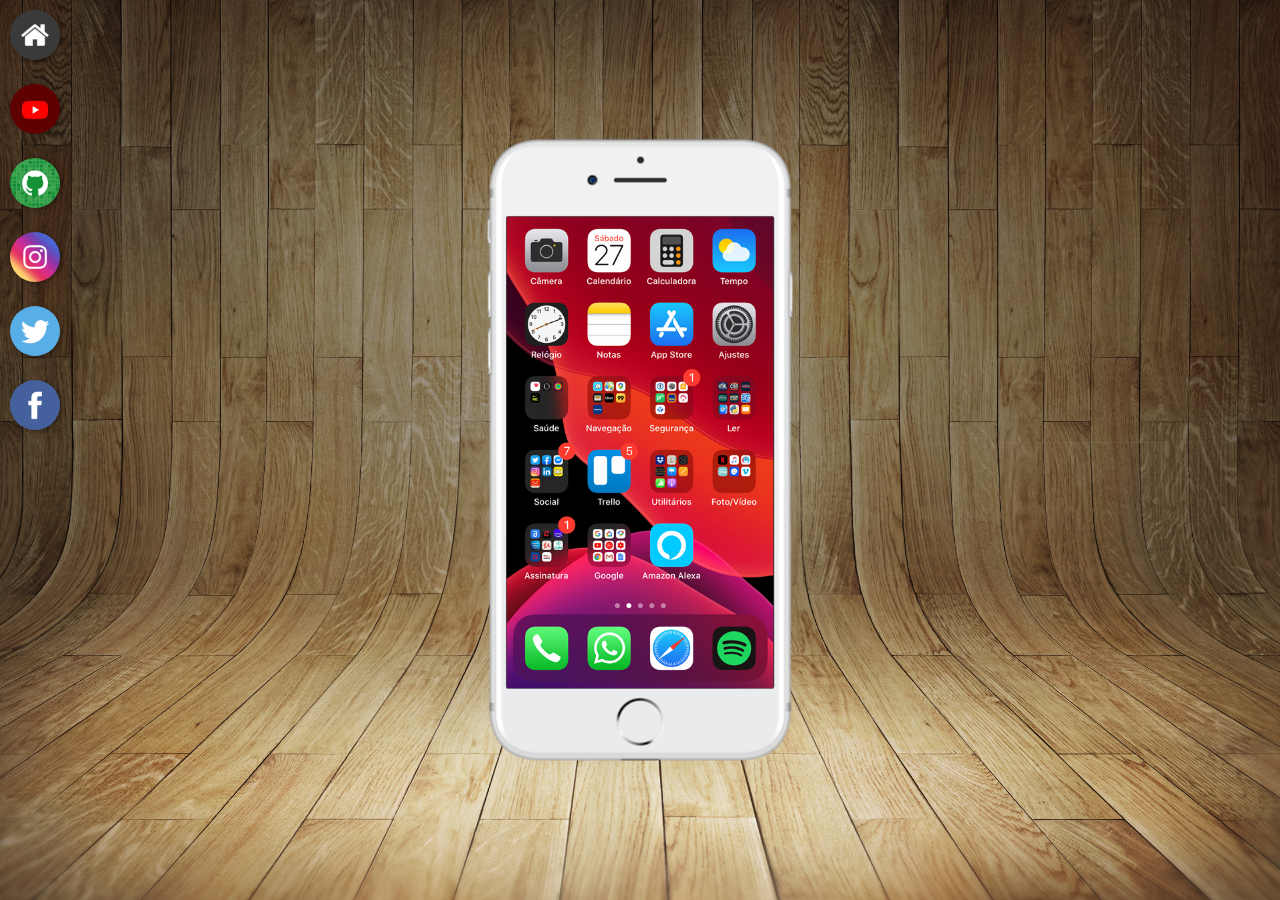
<file: index.html>
<!DOCTYPE html>
<html lang="pt-br">
<head>
    <meta charset="UTF-8">
    <meta name="viewport" content="width=device-width, initial-scale=1.0">
    <link rel="shortcut icon" href="favicon.ico" type="image/x-icon">
    <link rel="stylesheet" href="estilos/style.css">
    <title>Projeto redes socias</title>
</head>
<body>
    <main>
        <section id="telefone">
            <iframe src="home.html" name="tela" id="tela" frameborder="0">Seu navegador não é compatível com a imagem               
            </iframe>
        </section>
        <section id="redes-sociais">
            <a href="home.html" target="tela"><img src="imagens/logo-home.jpg" alt="Home"></a><br>
            <a href="youtube.html" target="tela"><img src="imagens/logo-youtube.jpg" alt="Youtube"></a><br>
            <a href="github.html" target="tela"><img src="imagens/logo-github.jpg" alt="GitHub"></a><br>
            <a href="instagram.html" target="tela"><img src="imagens/logo-instagram.jpg" alt="Instagram"></a><br>
            <a href="twitter.html" target="tela"><img src="imagens/logo-twitter.jpg" alt="Twitter"></a><br>
            <a href="facebook.html" target="tela"><img src="imagens/logo-facebook.jpg" alt="Facebook"></a>
        </section>
    </main>
</body>
</html>
</file>
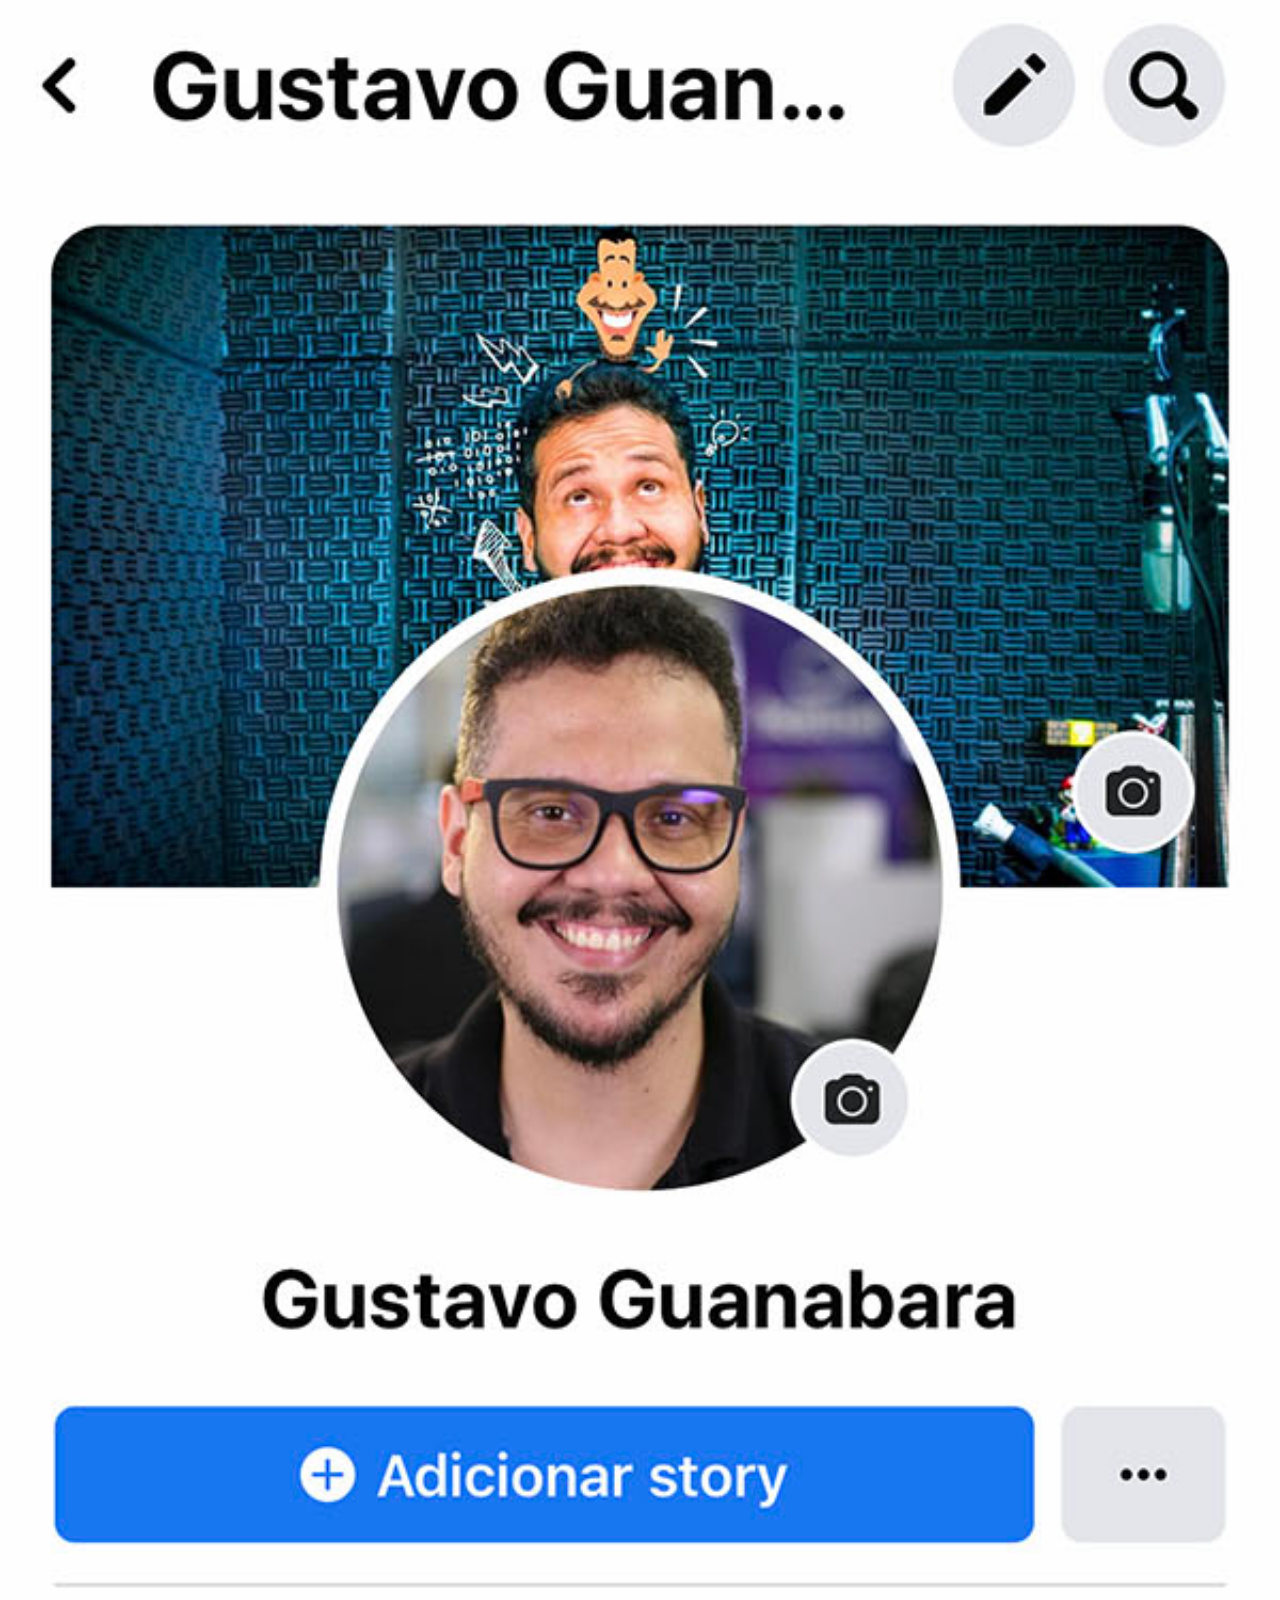
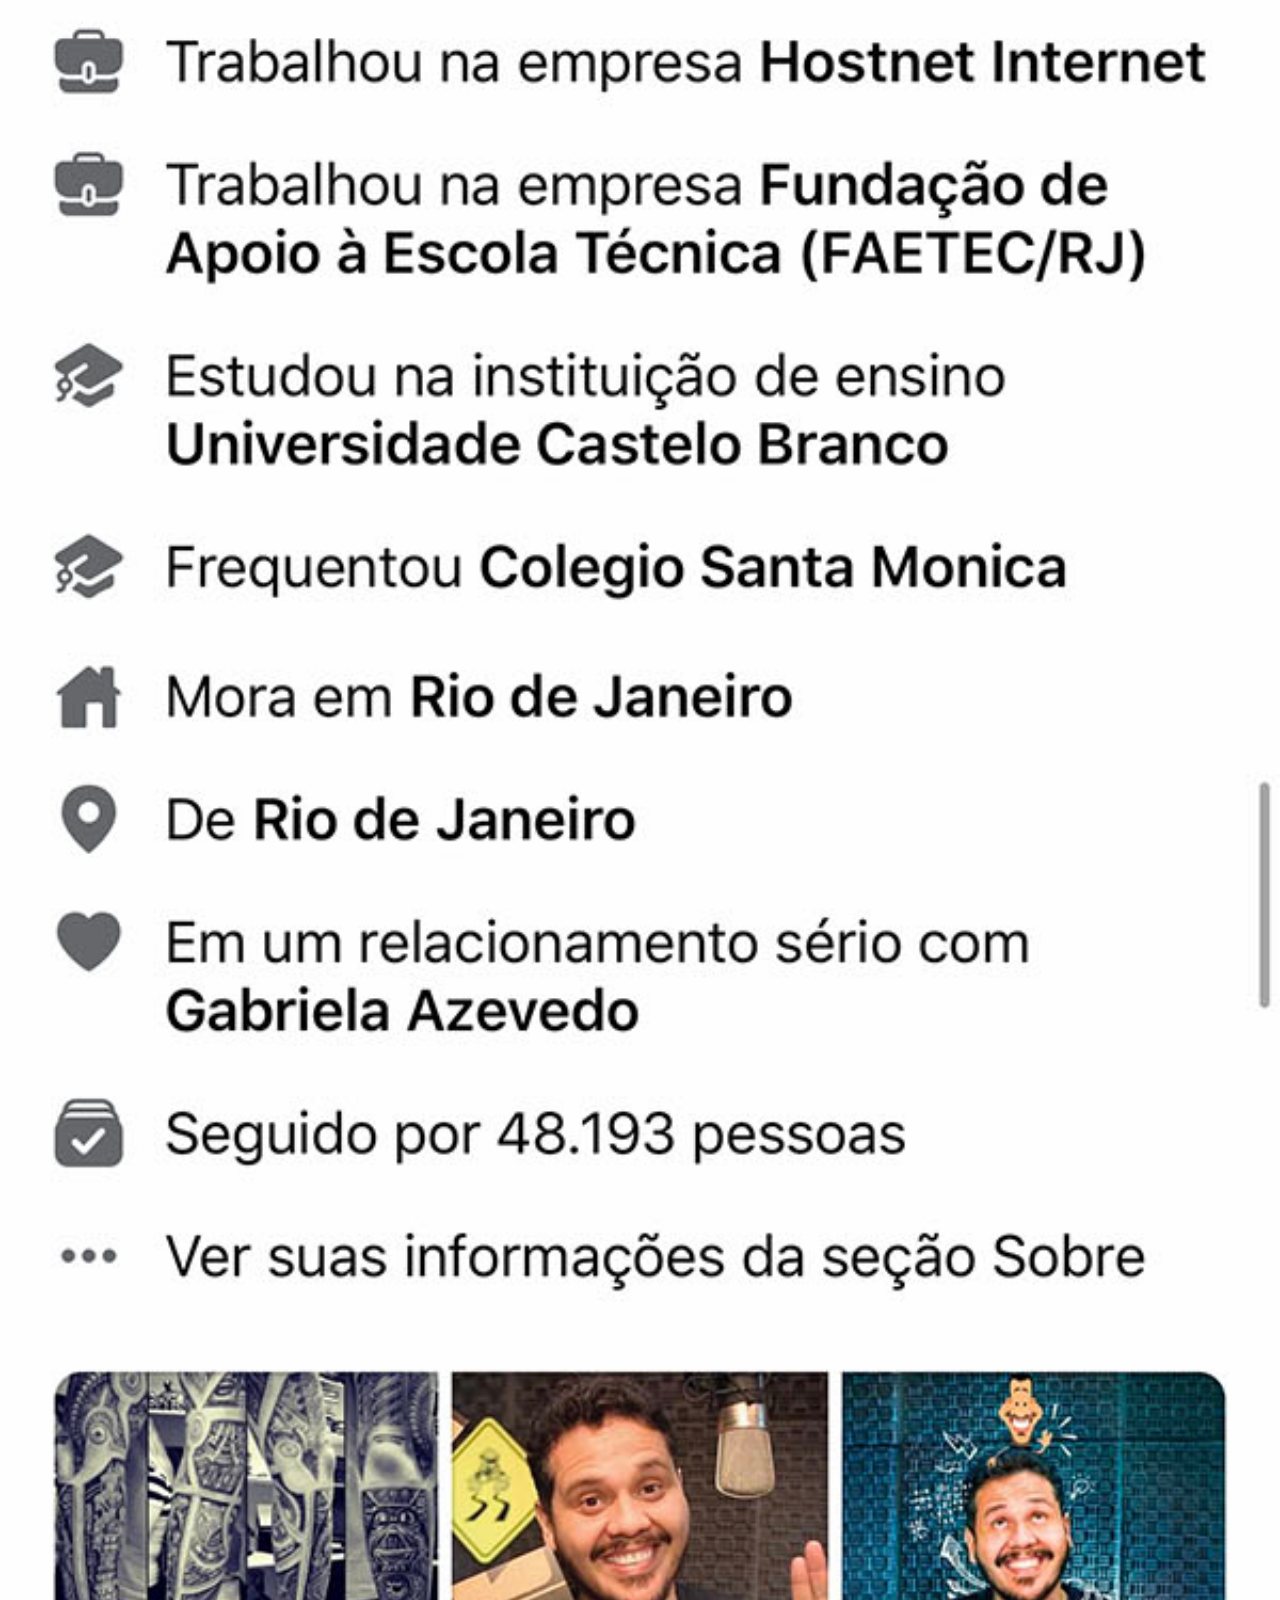
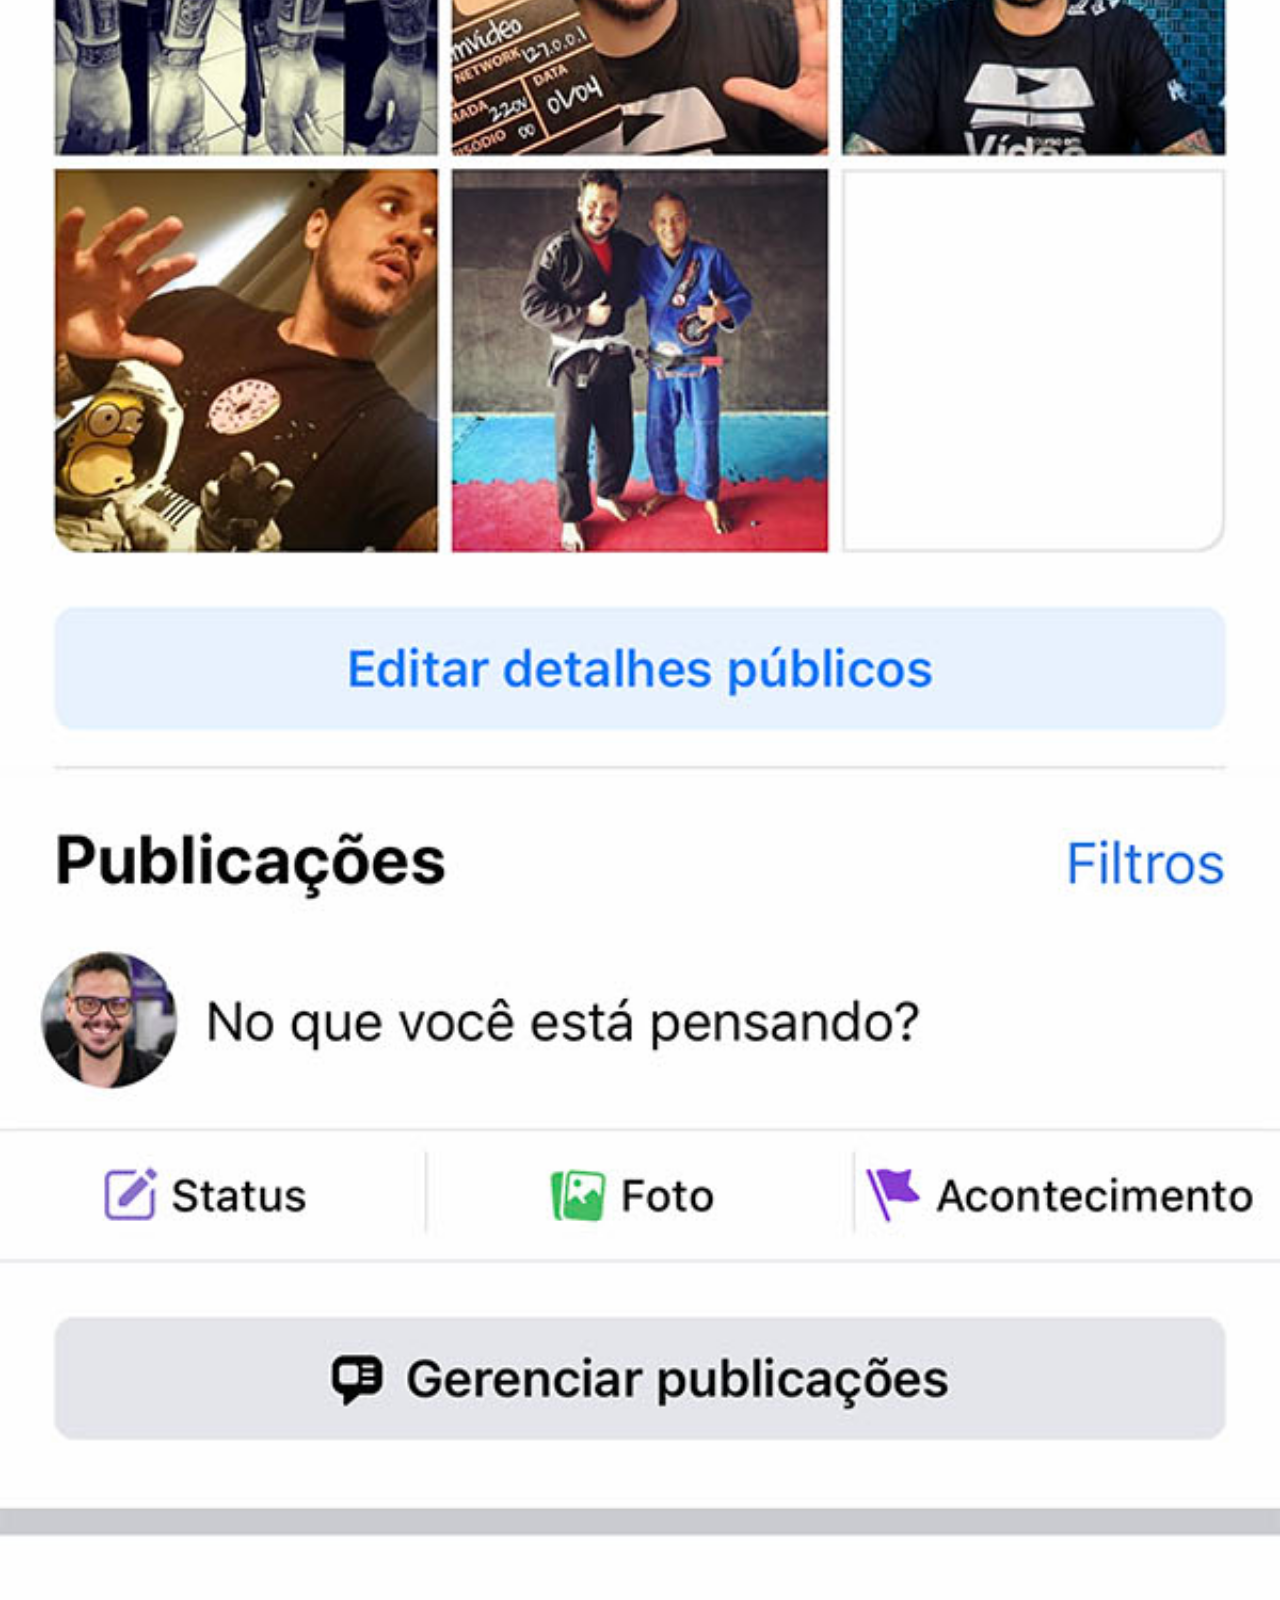
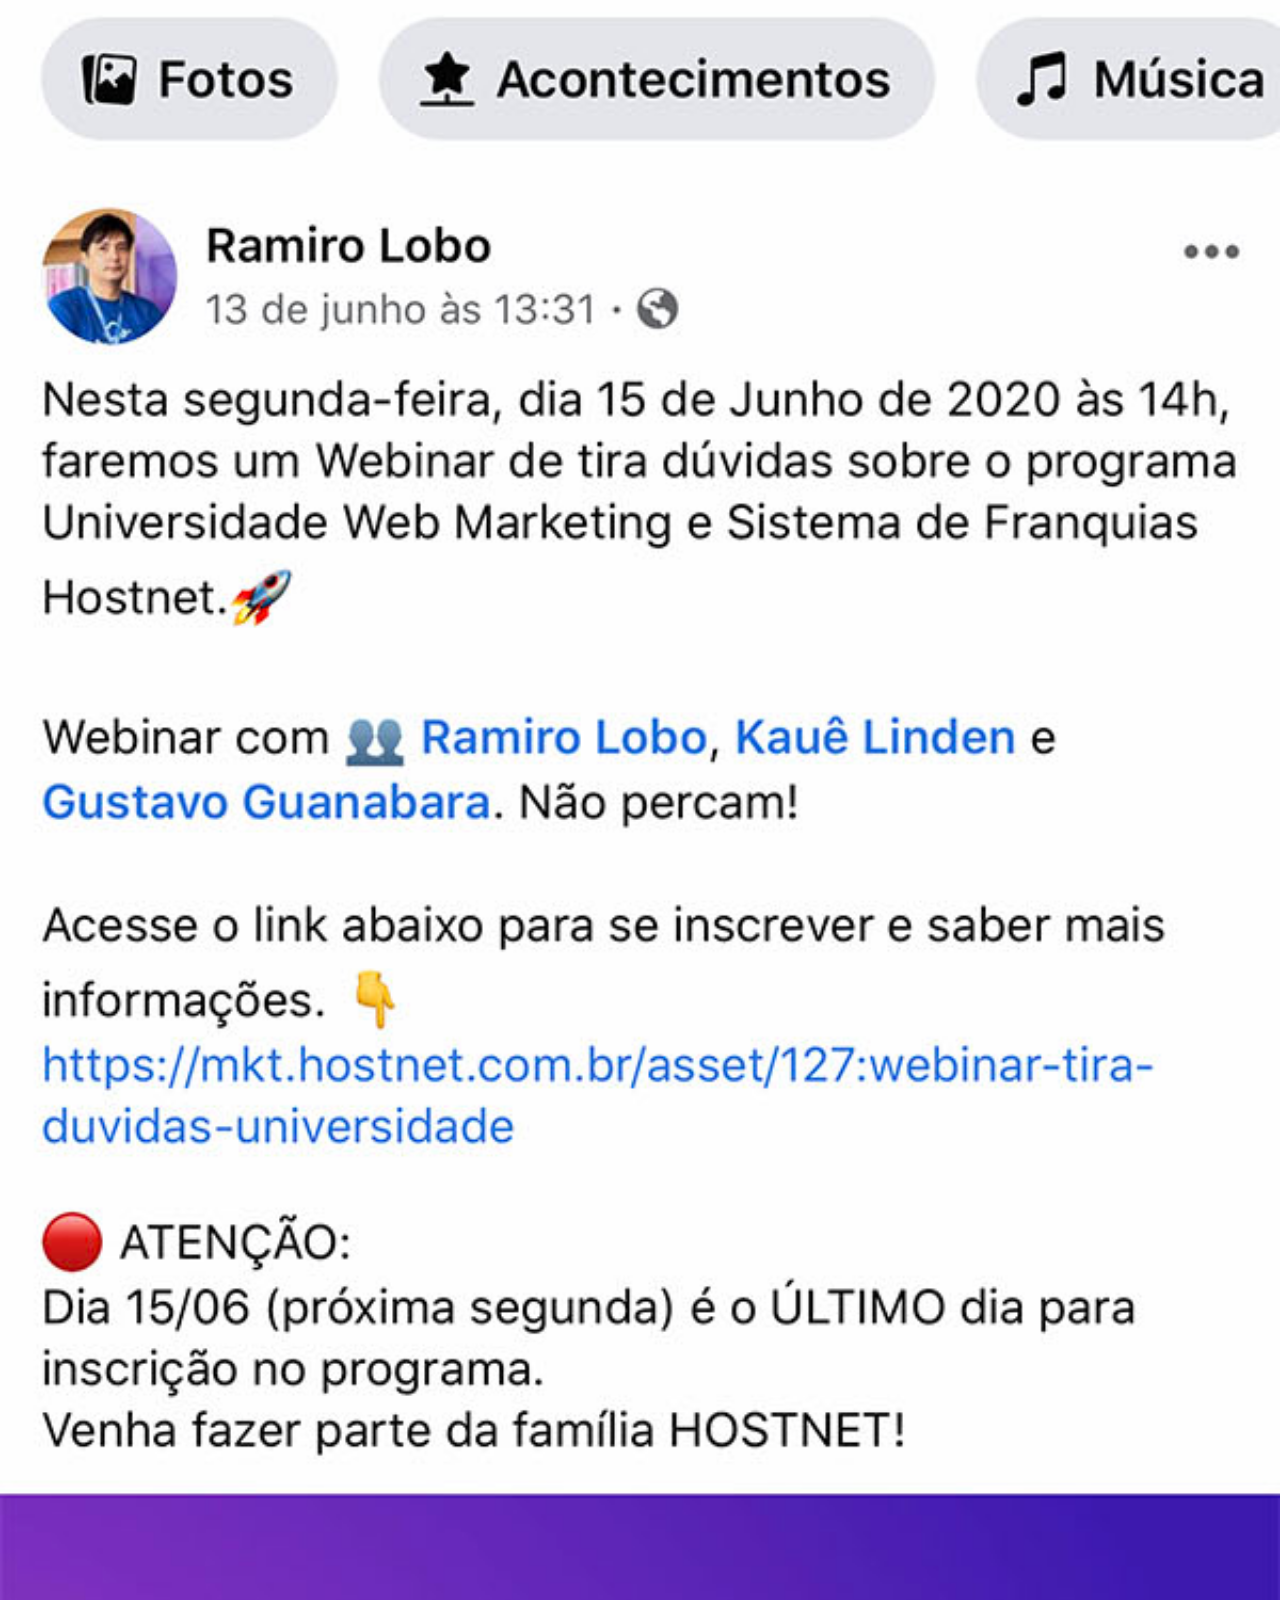
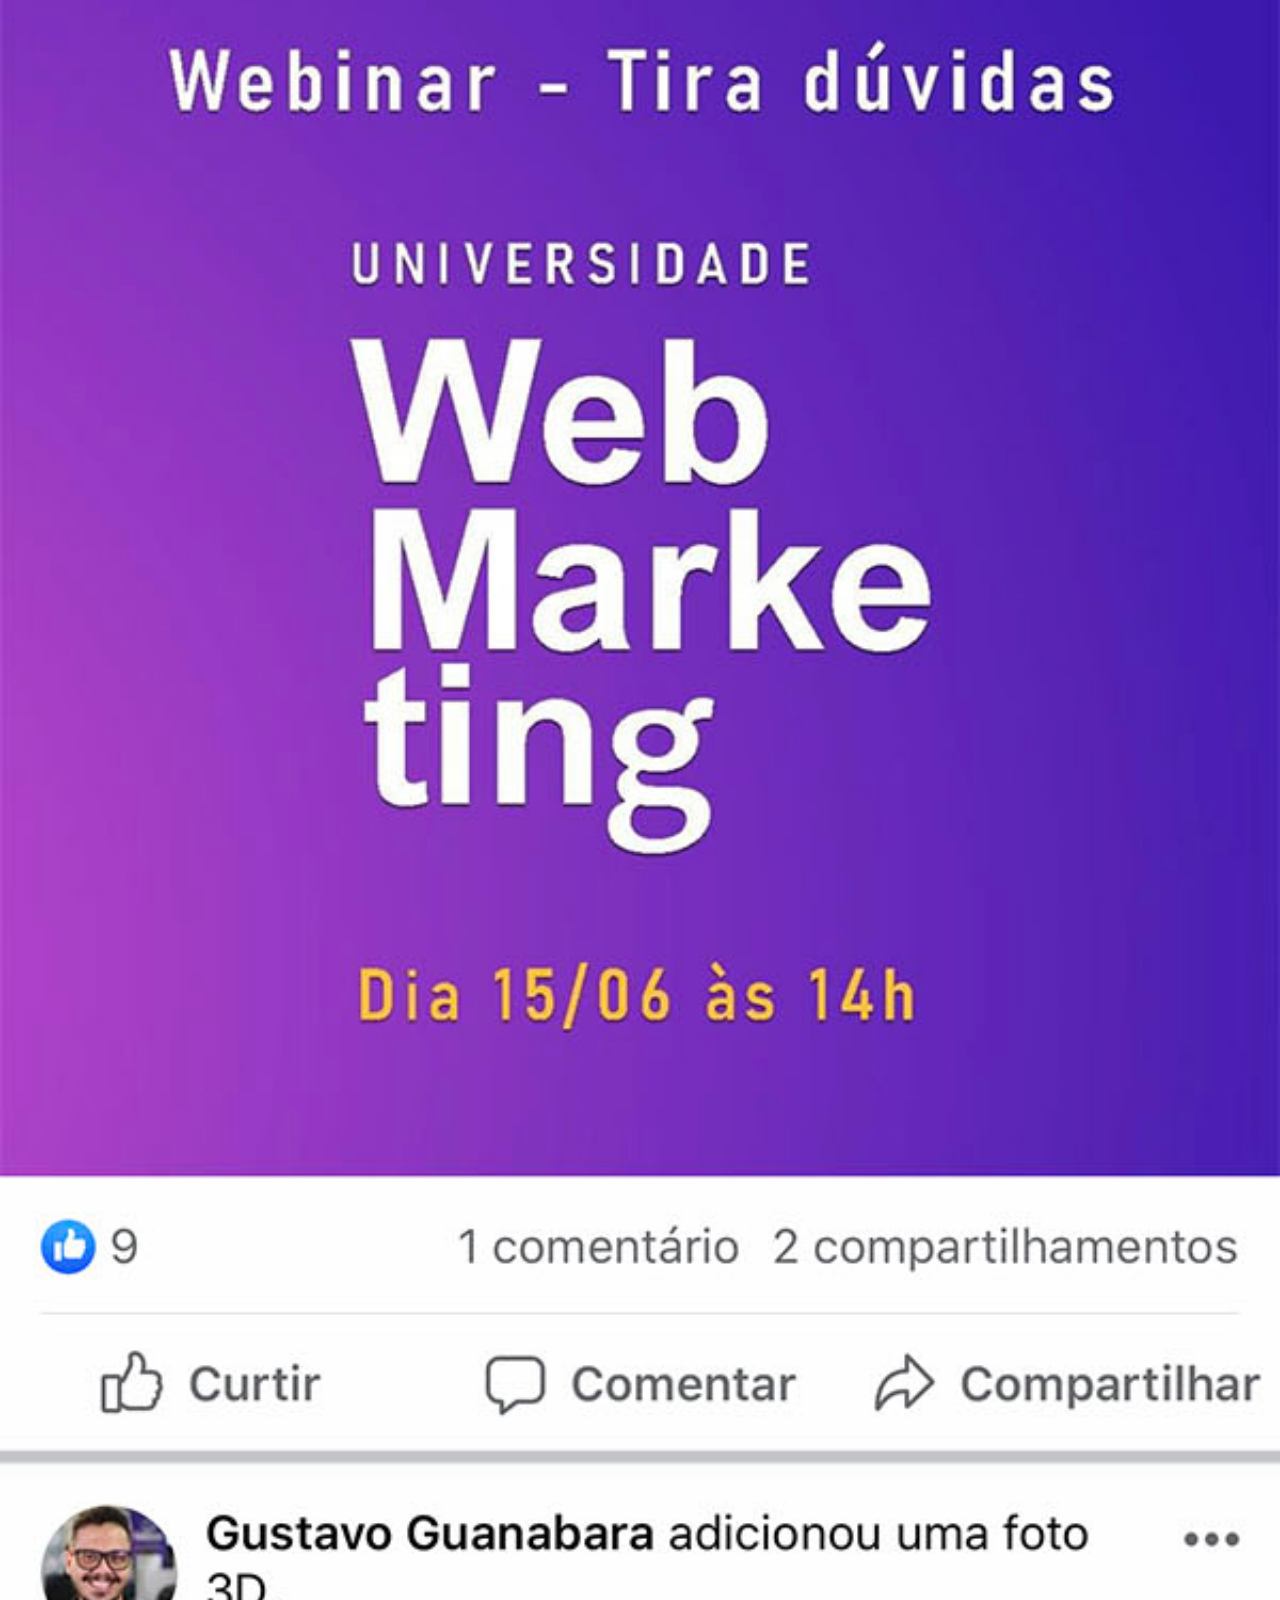
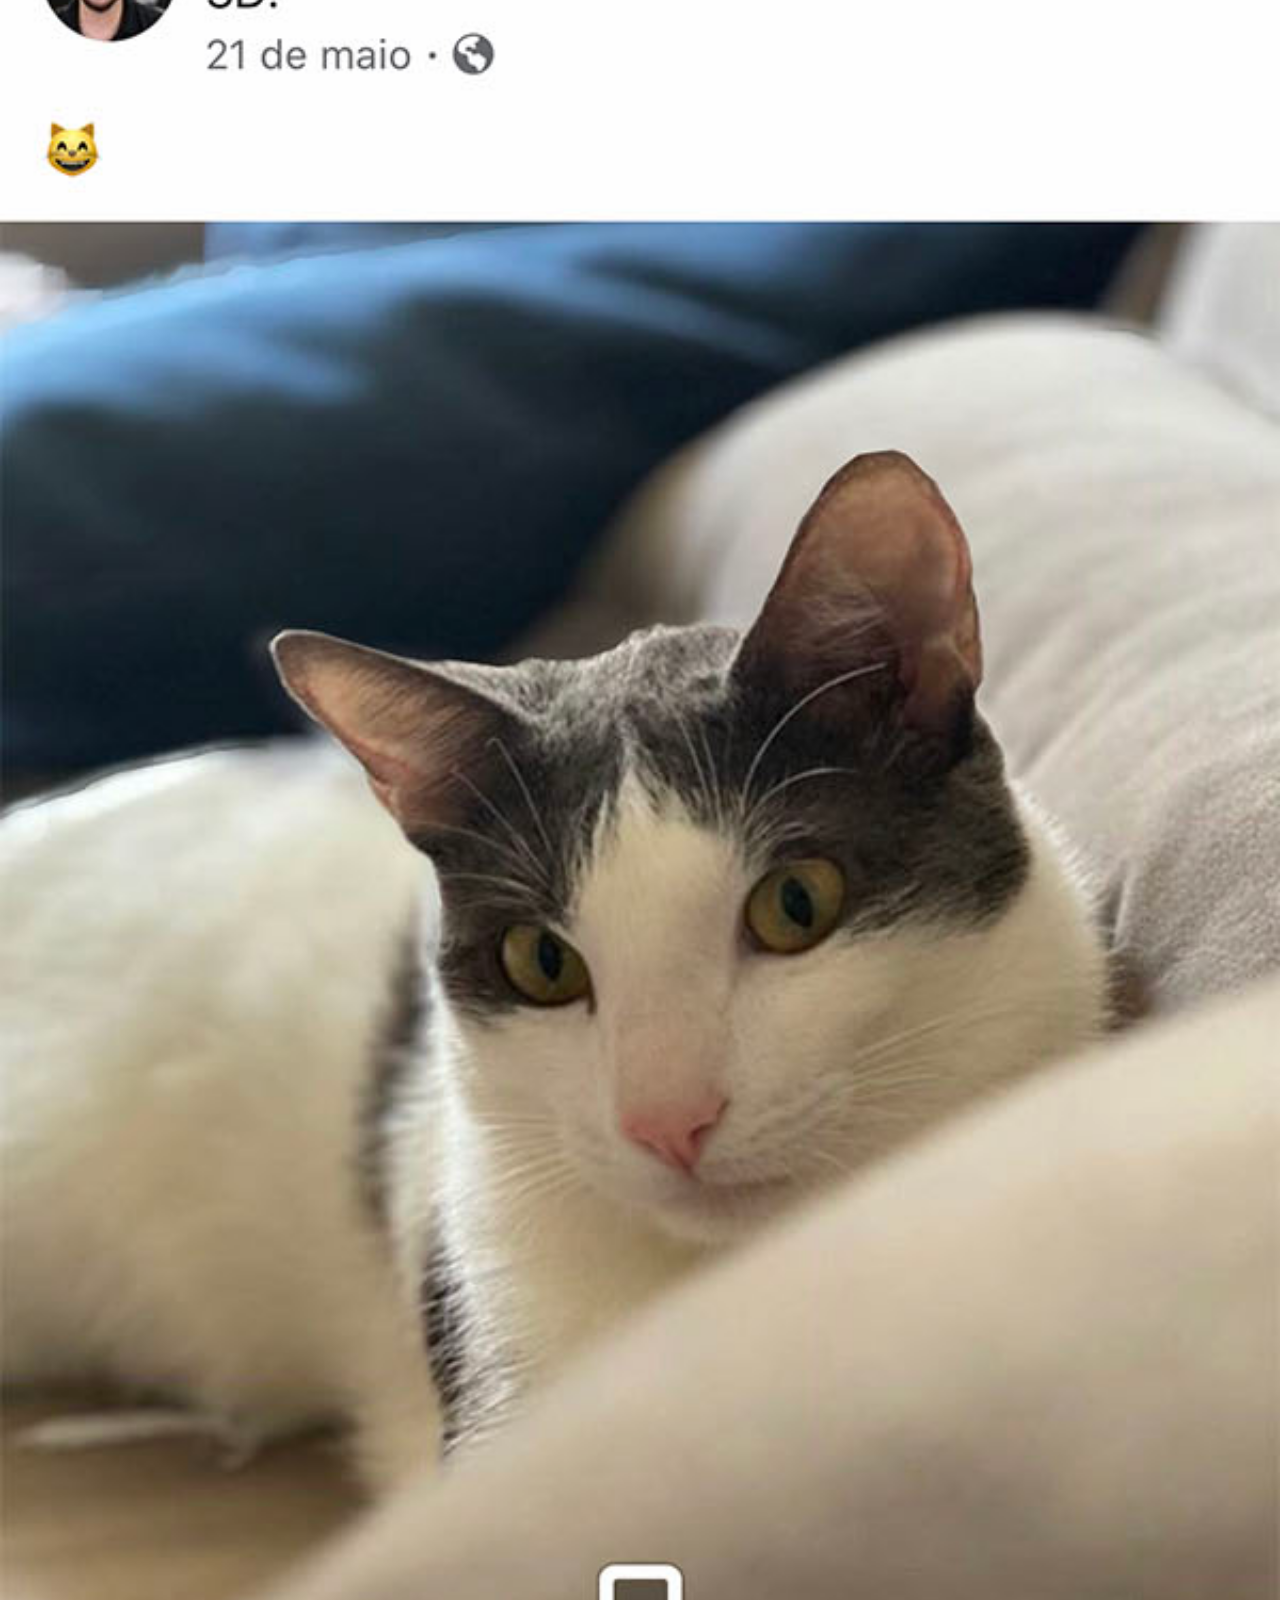
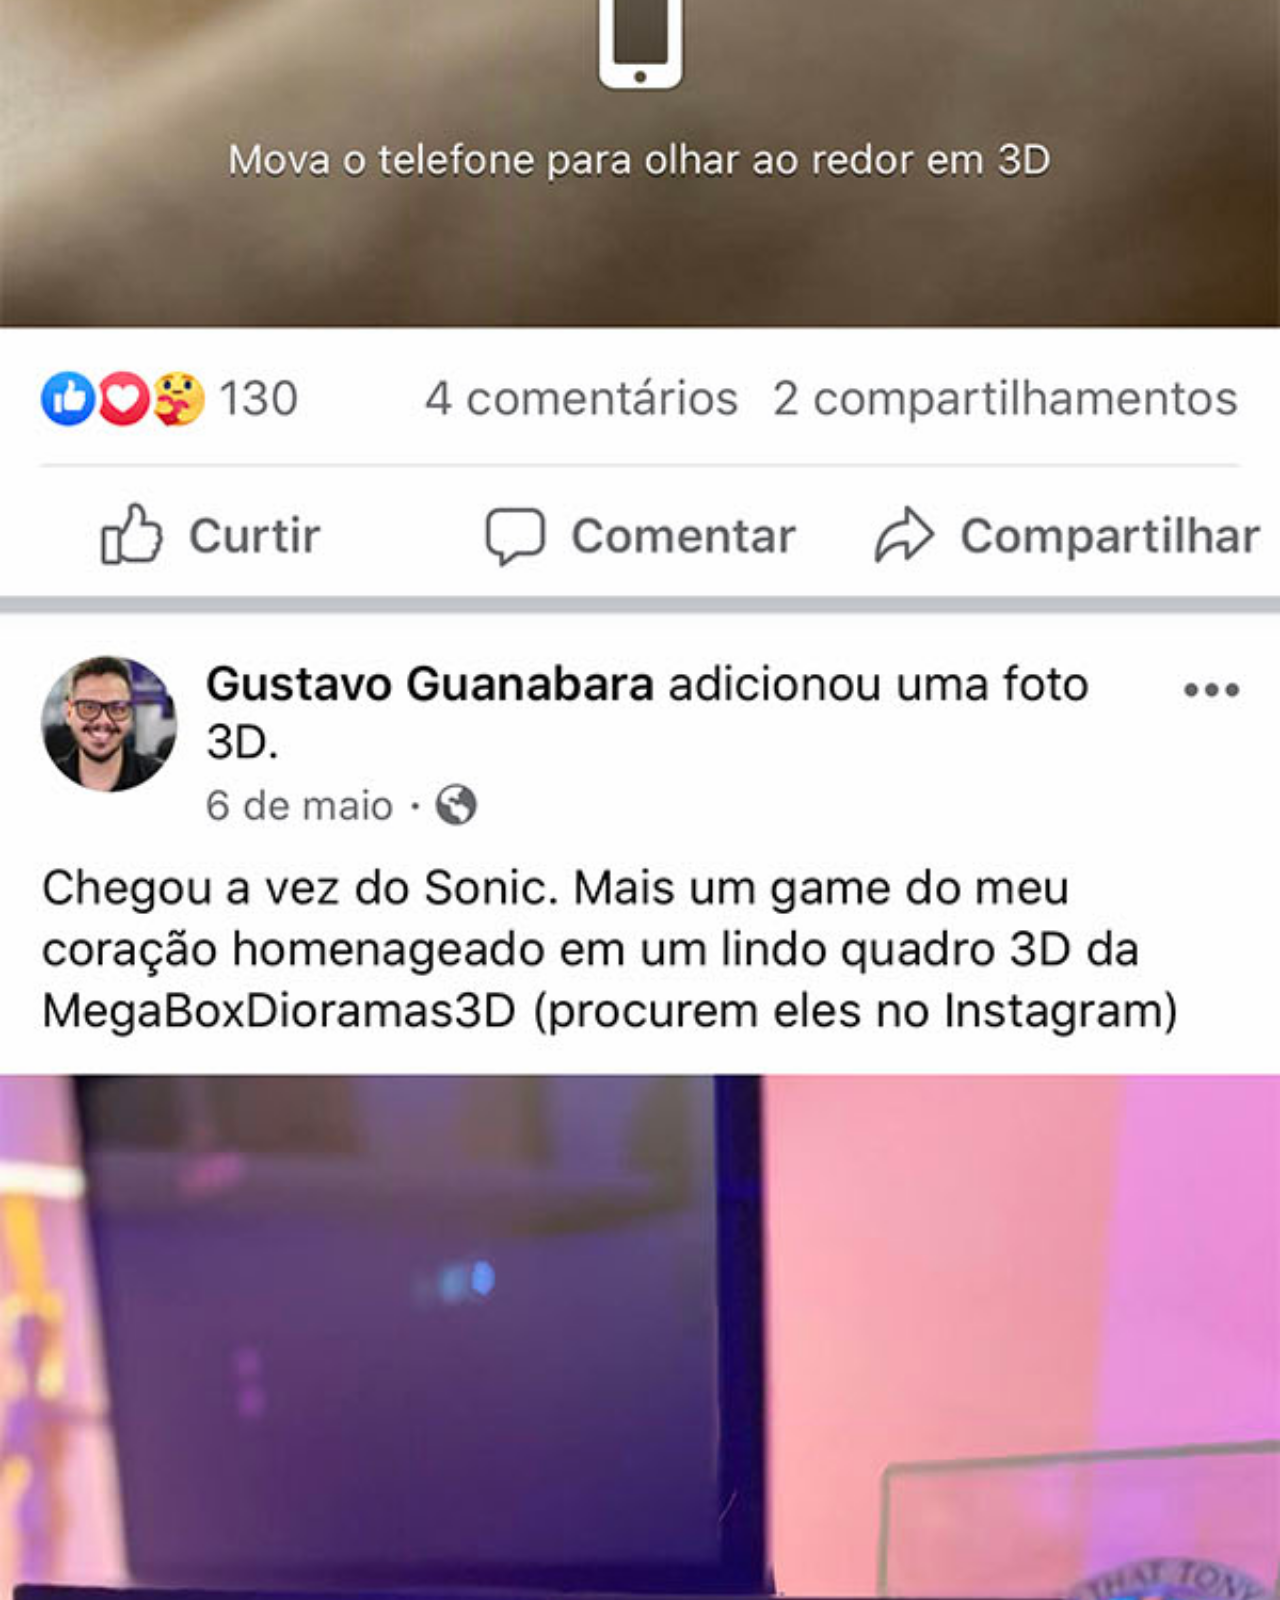
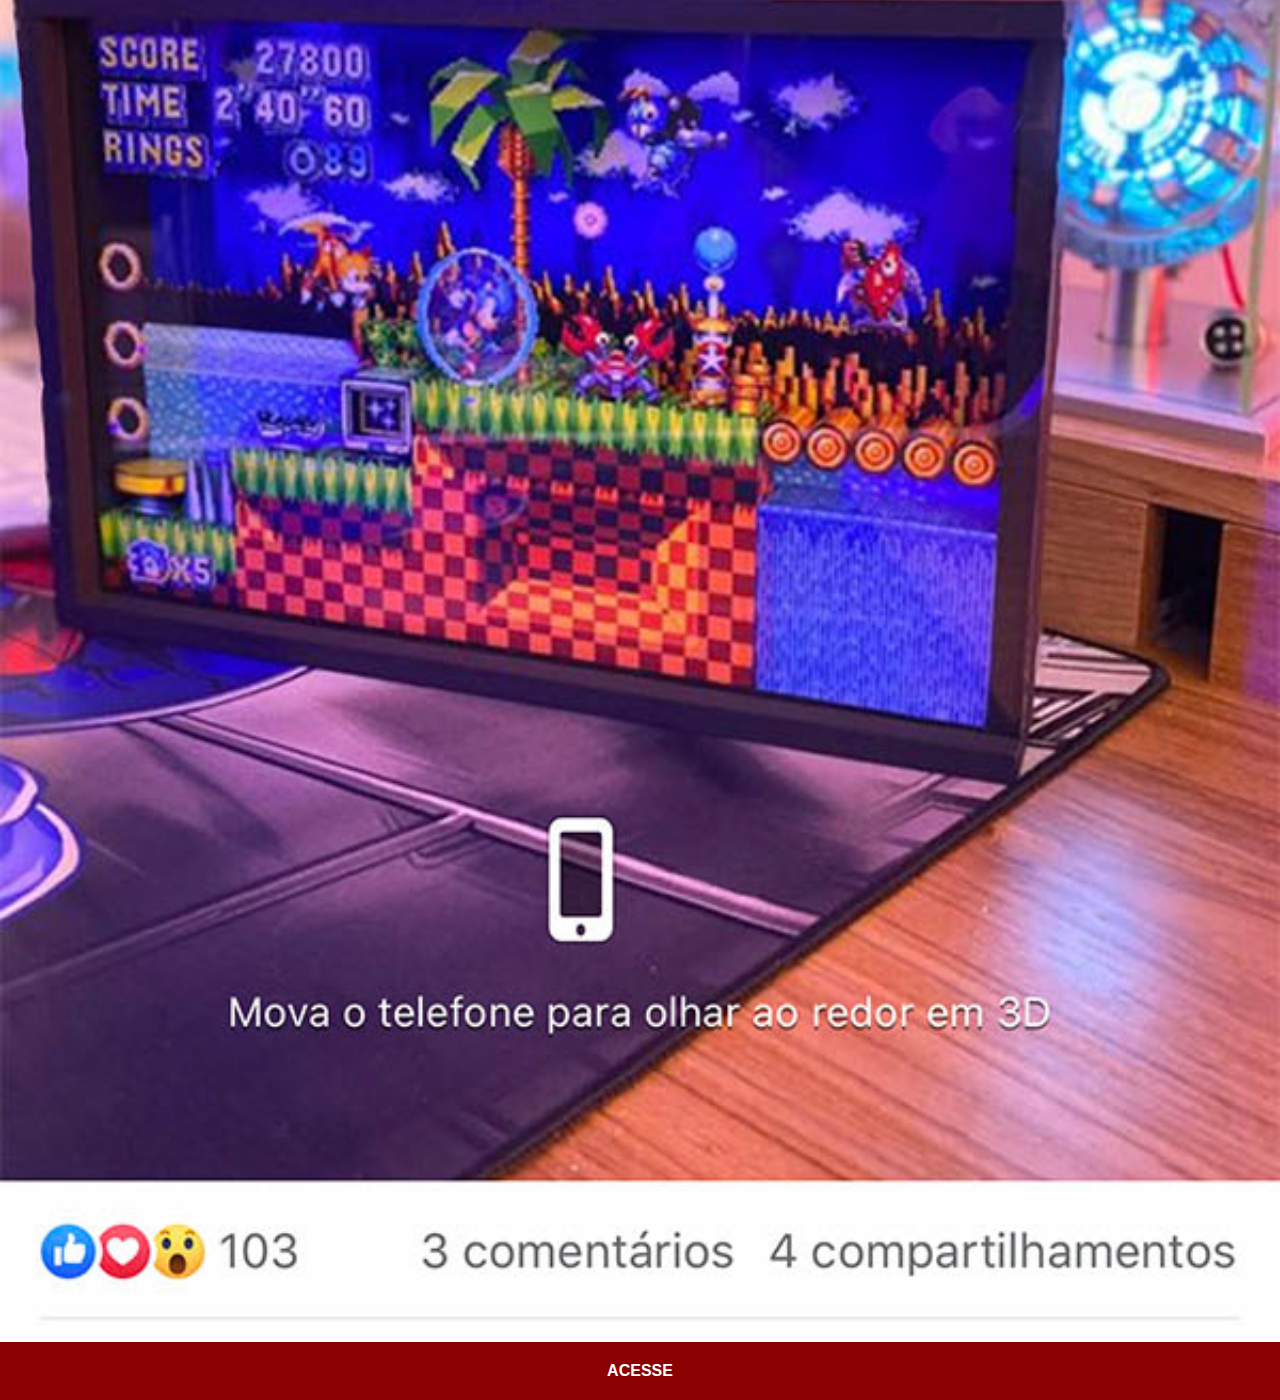
<file: facebook.html>
<!DOCTYPE html>
<html lang="pt-br">
<head>
    <meta charset="UTF-8">
    <meta name="viewport" content="width=device-width, initial-scale=1.0">
    <title>Facebook</title>
    <link rel="stylesheet" href="estilos/social.css">
</head>
<body>
    <img src="imagens/tela-facebook.jpg" alt="Facebook"> 
    <a href="https://www.facebook.com/gustavoguanabara/?locale=pt_BR">ACESSE</a>  
</body>
</html>
</file>
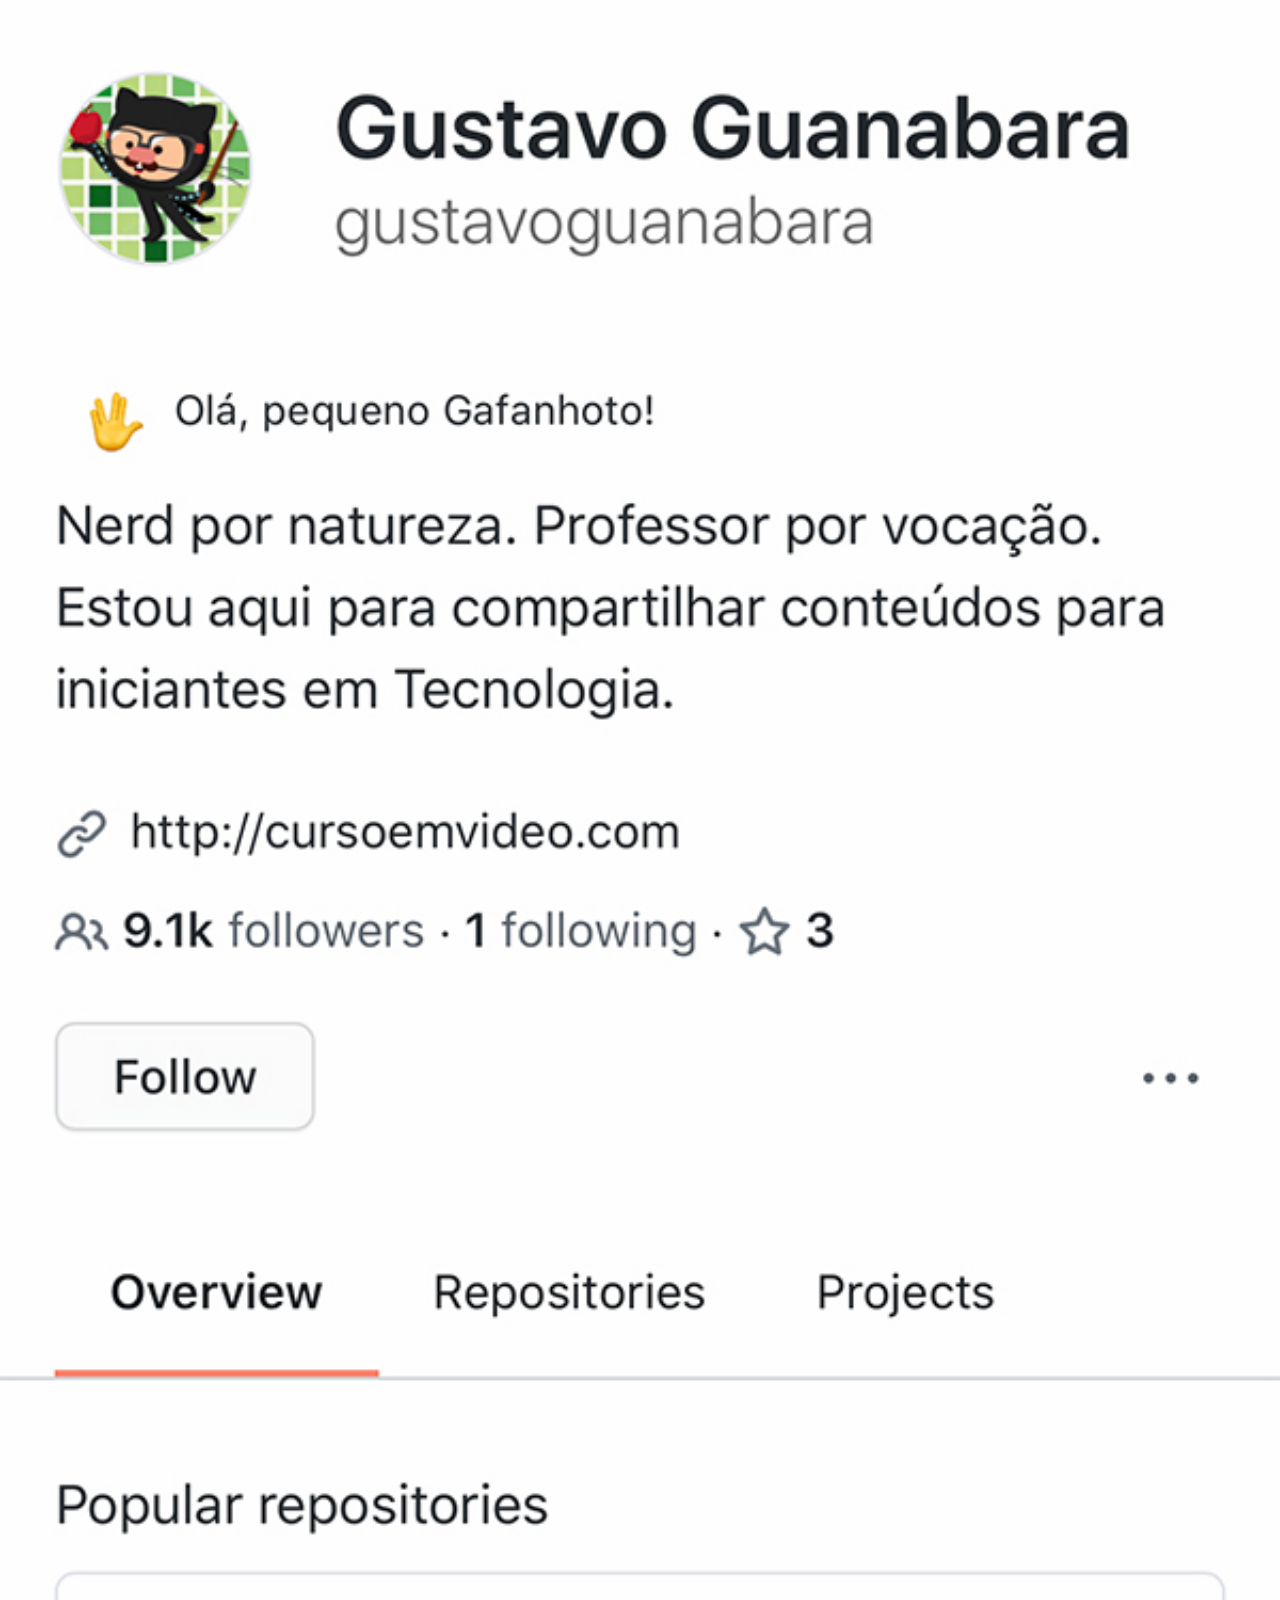
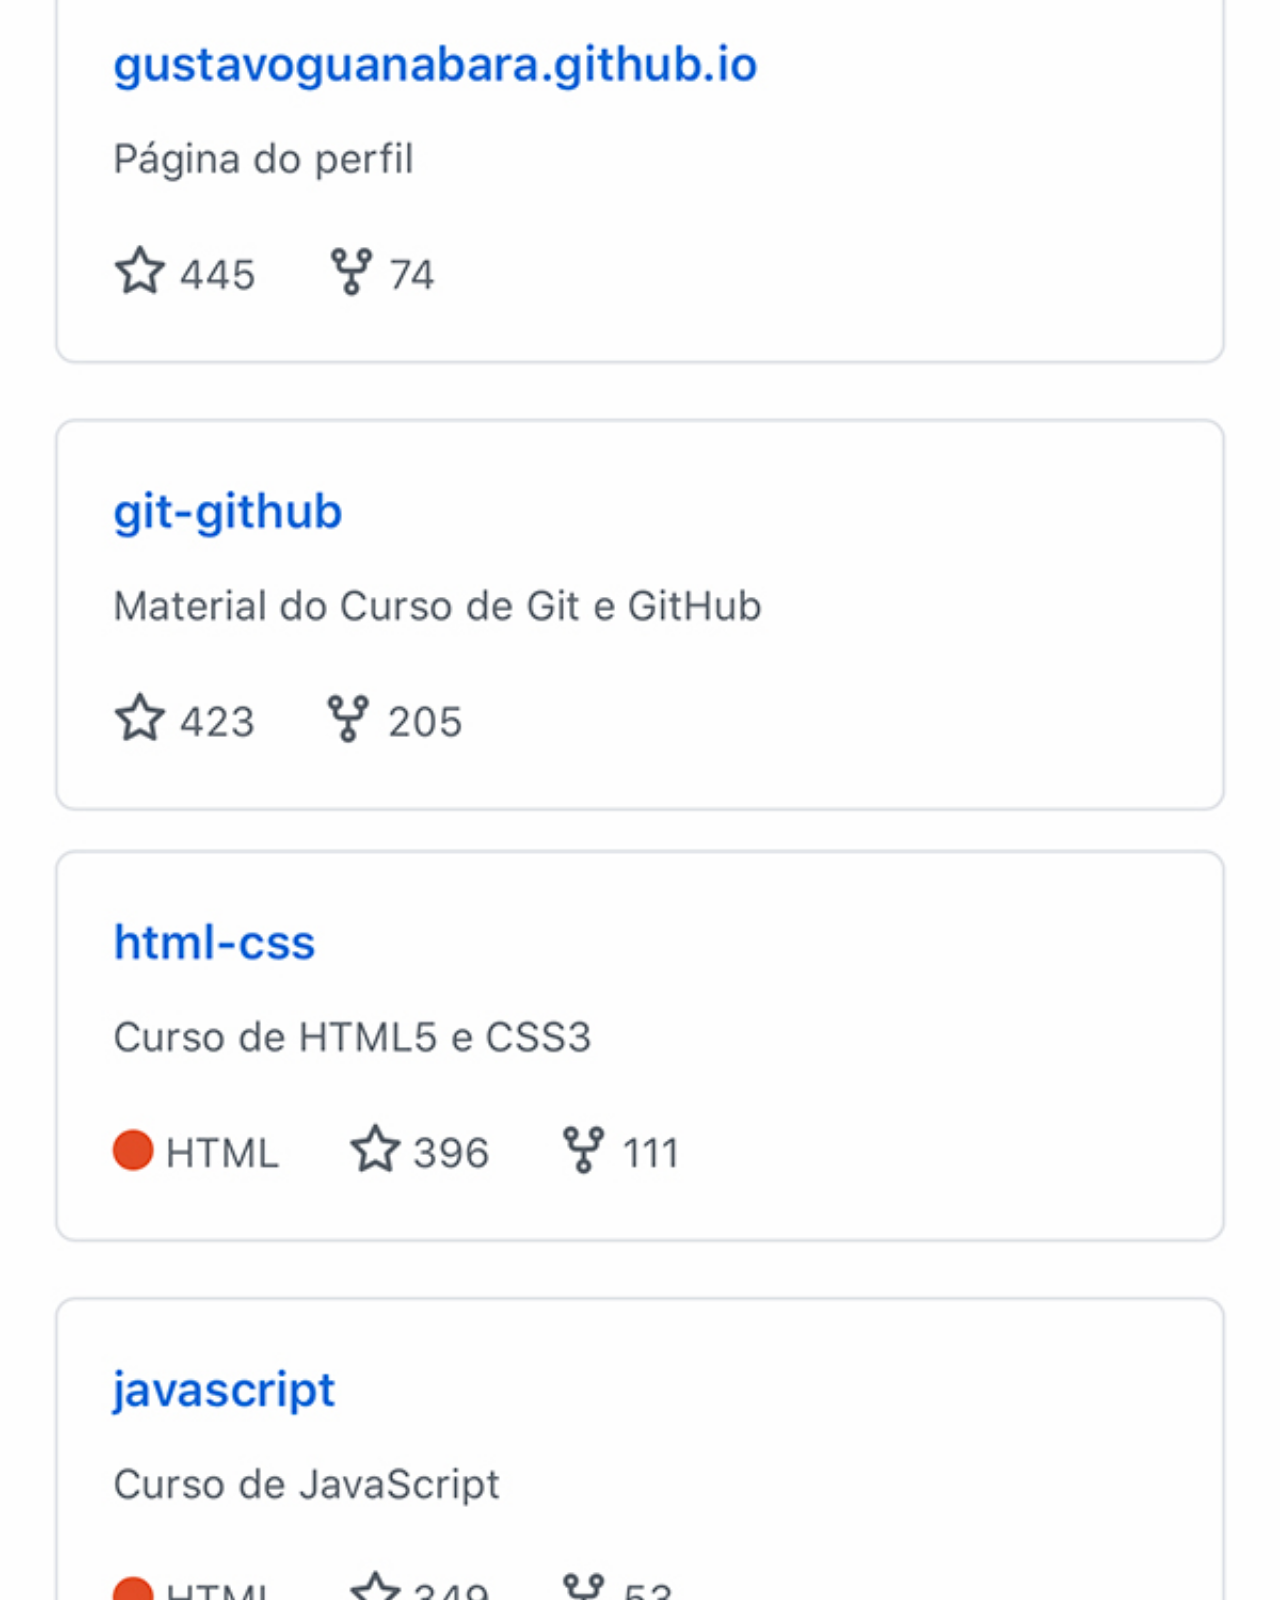
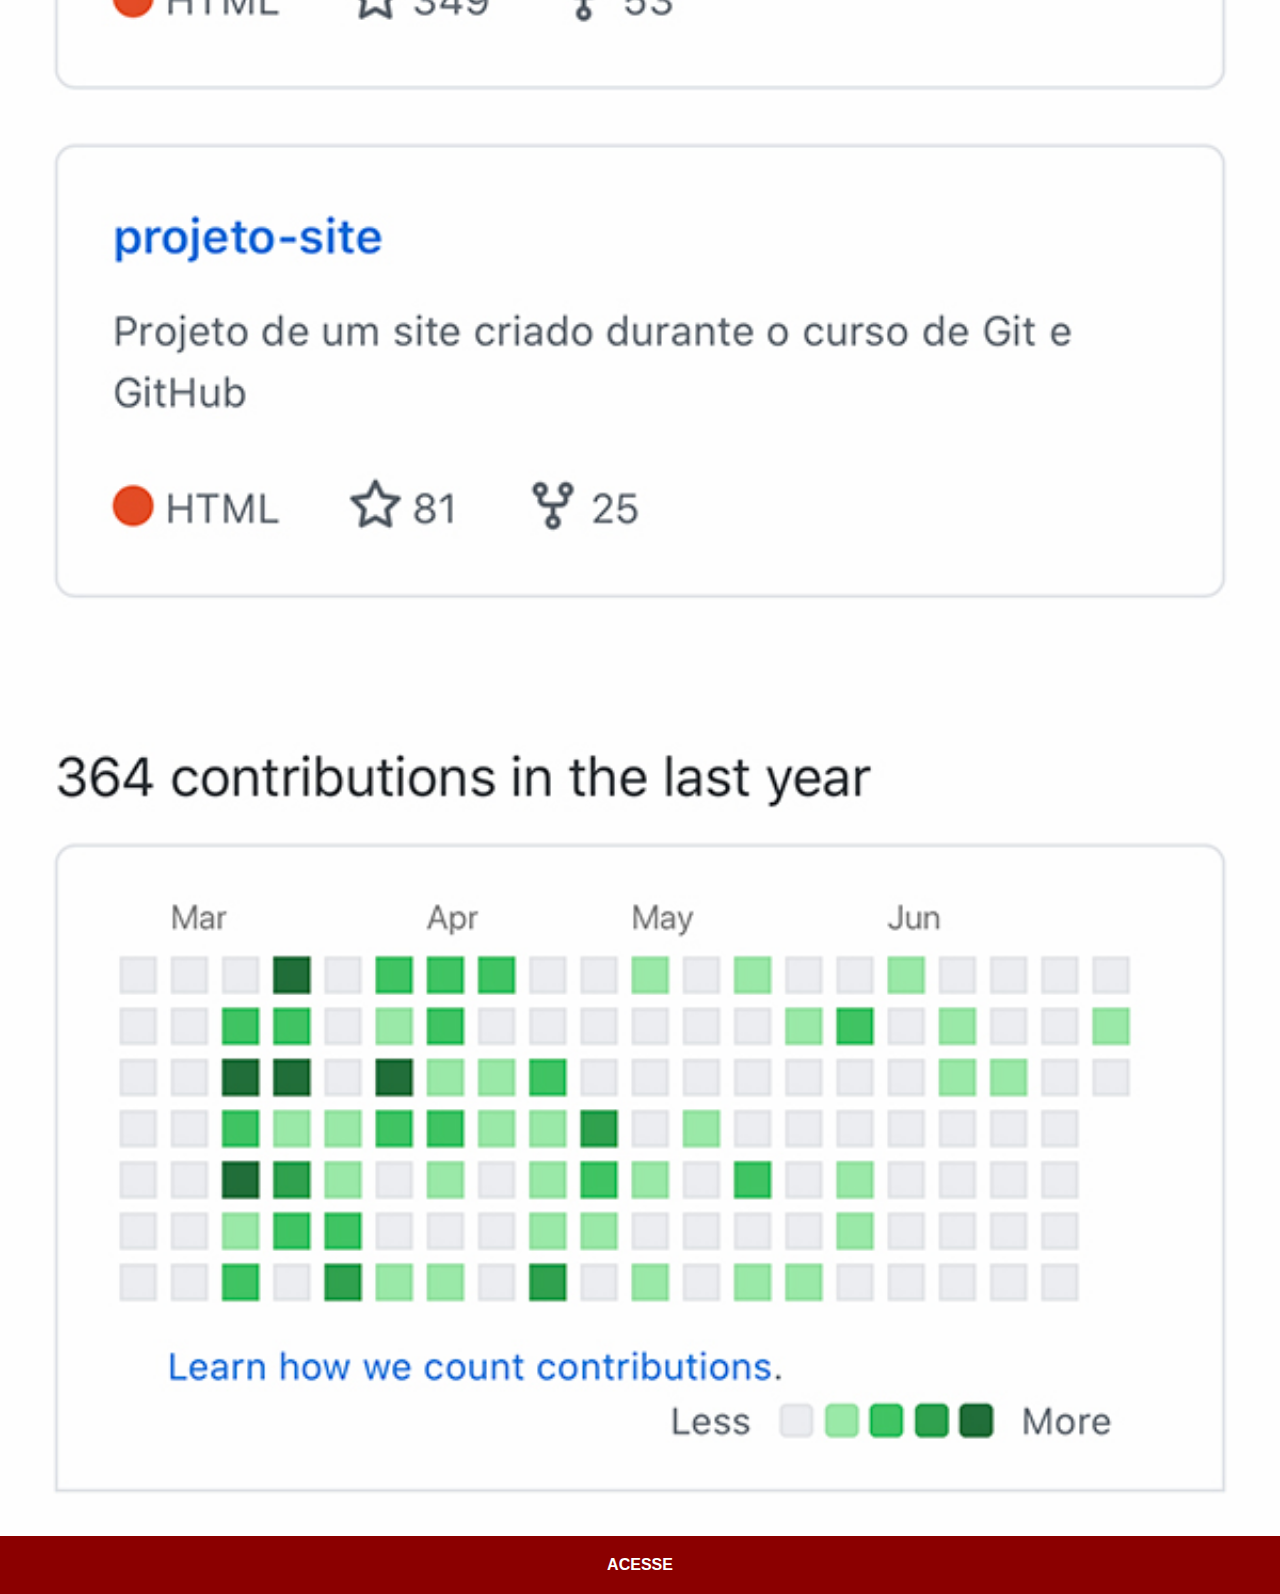
<file: github.html>
<!DOCTYPE html>
<html lang="pt-br">
<head>
    <meta charset="UTF-8">
    <meta name="viewport" content="width=device-width, initial-scale=1.0">
    <title>GitHub</title>
    <link rel="stylesheet" href="estilos/social.css">
</head>
<body>
    <img src="imagens/tela-github.jpg" alt="GitHub"> 
    <a href="https://github.com/gustavoguanabara/" target="_blank">ACESSE</a>   
</body>
</html>
</file>
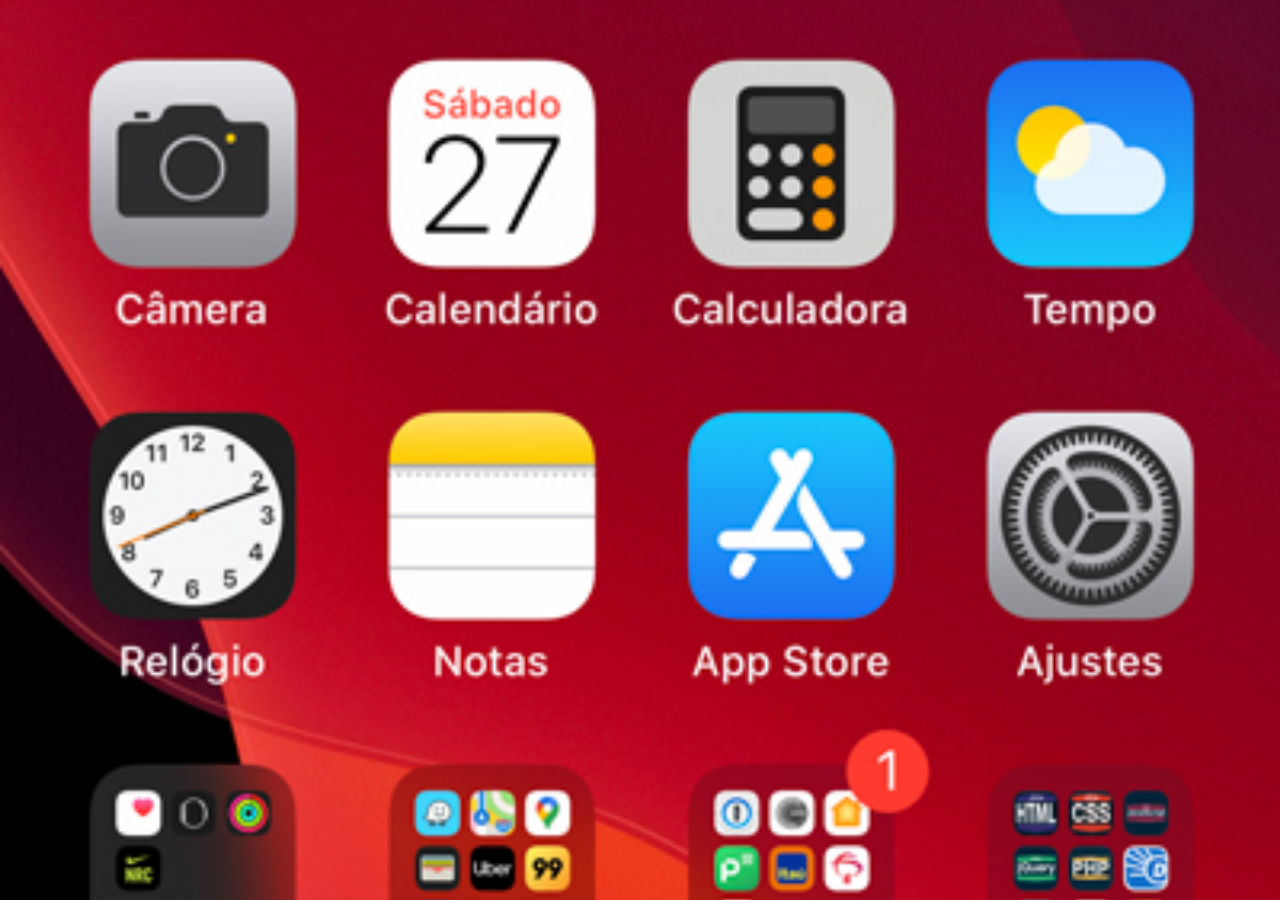
<file: home.html>
<!DOCTYPE html>
<html lang="pt-br">
<head>
    <meta charset="UTF-8">
    <meta name="viewport" content="width=device-width, initial-scale=1.0">
    <title>Home</title>
</head>
    <style>
        * {
            margin: 0px;
            padding: 0px;
        }
        body {
            width: 100px;
            height: 100vh;
            background: black url("imagens/tela-home.jpg") no-repeat top center;
            background-size: cover;
        }
    </style>
<body>

</body>
</html>
</file>
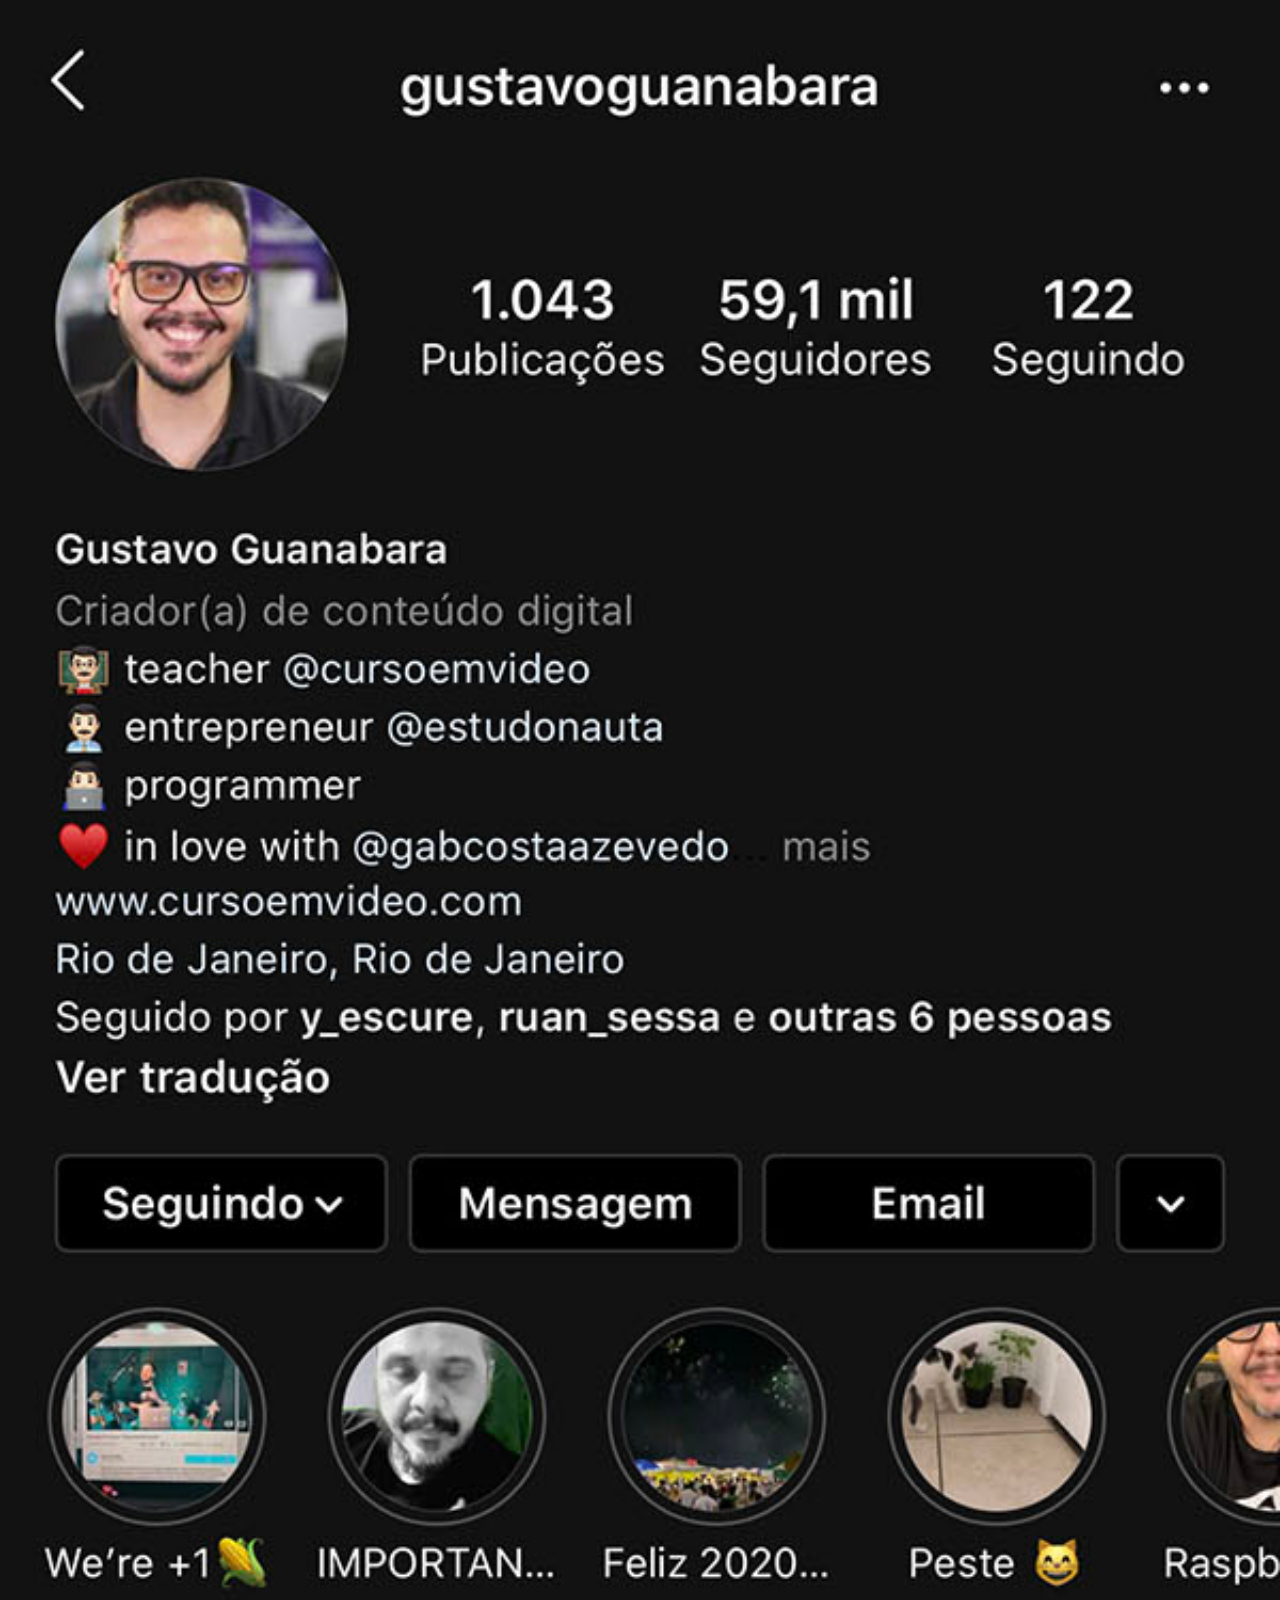
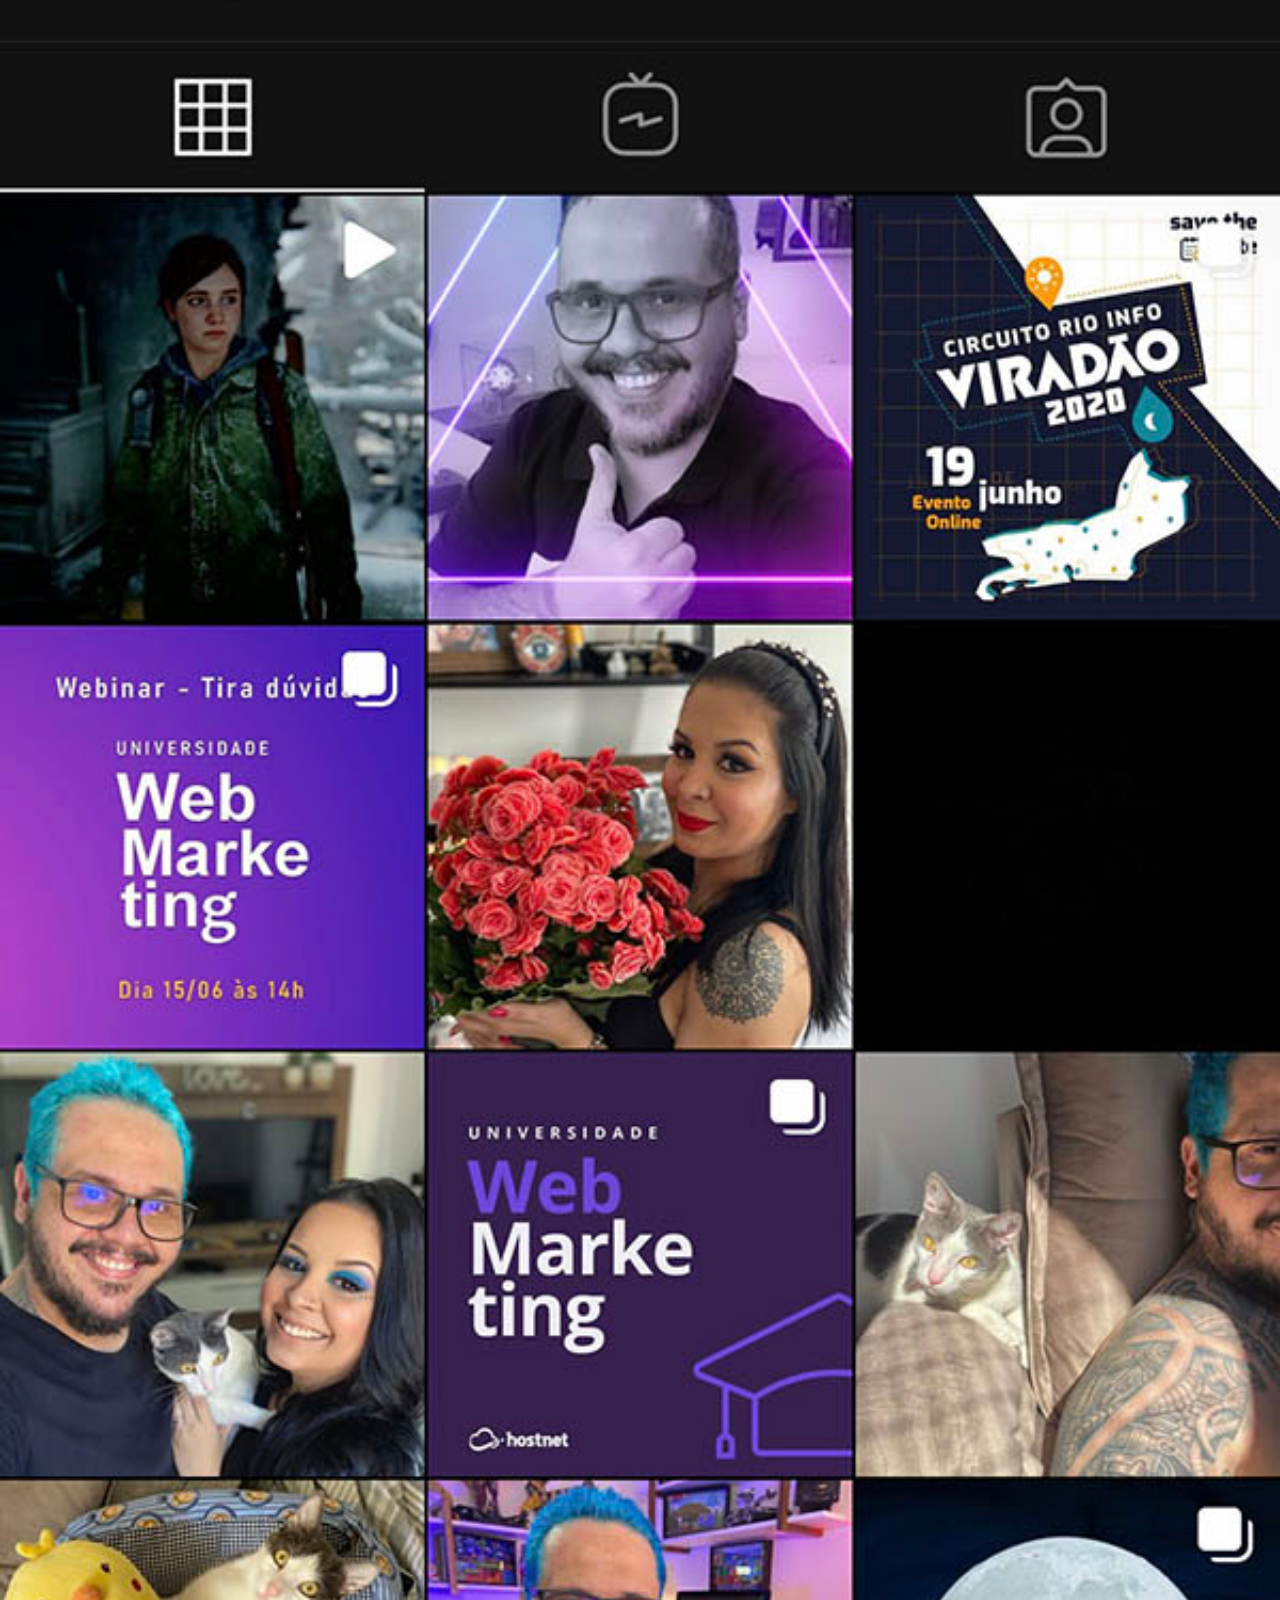
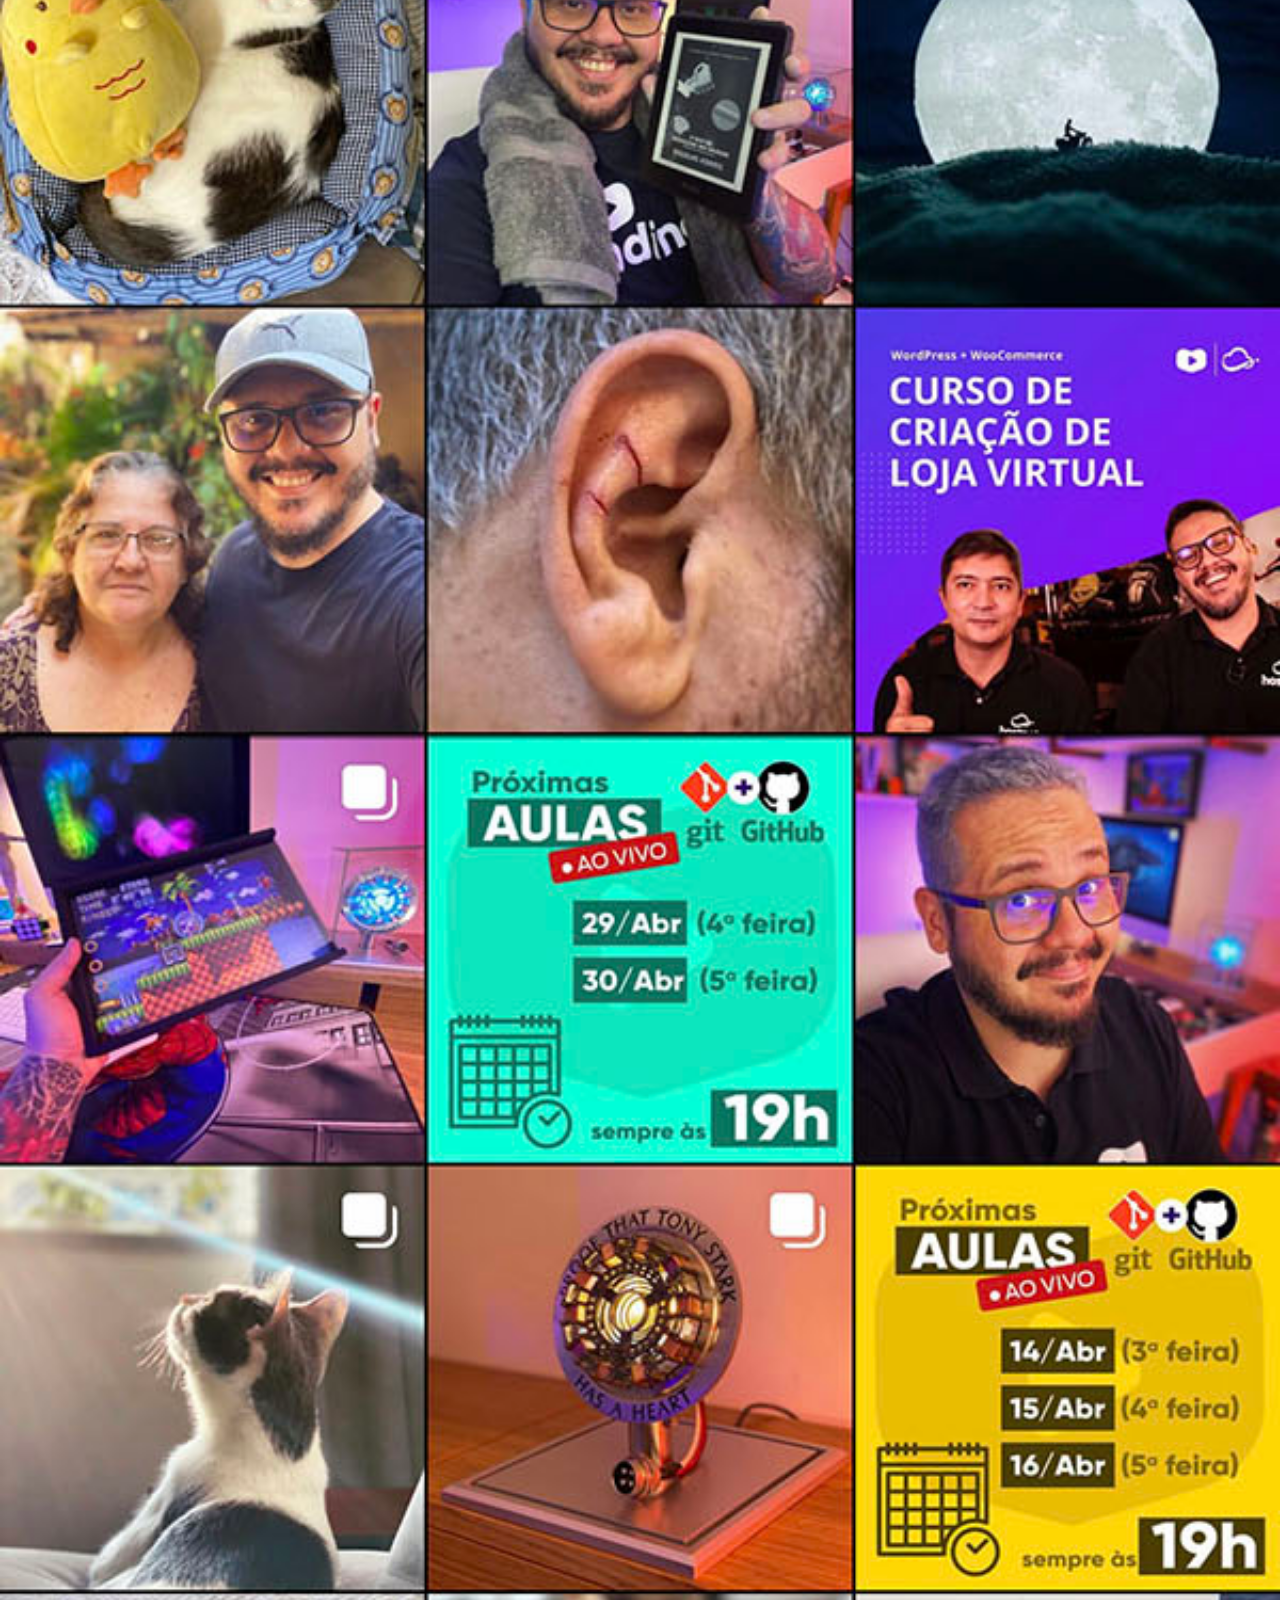
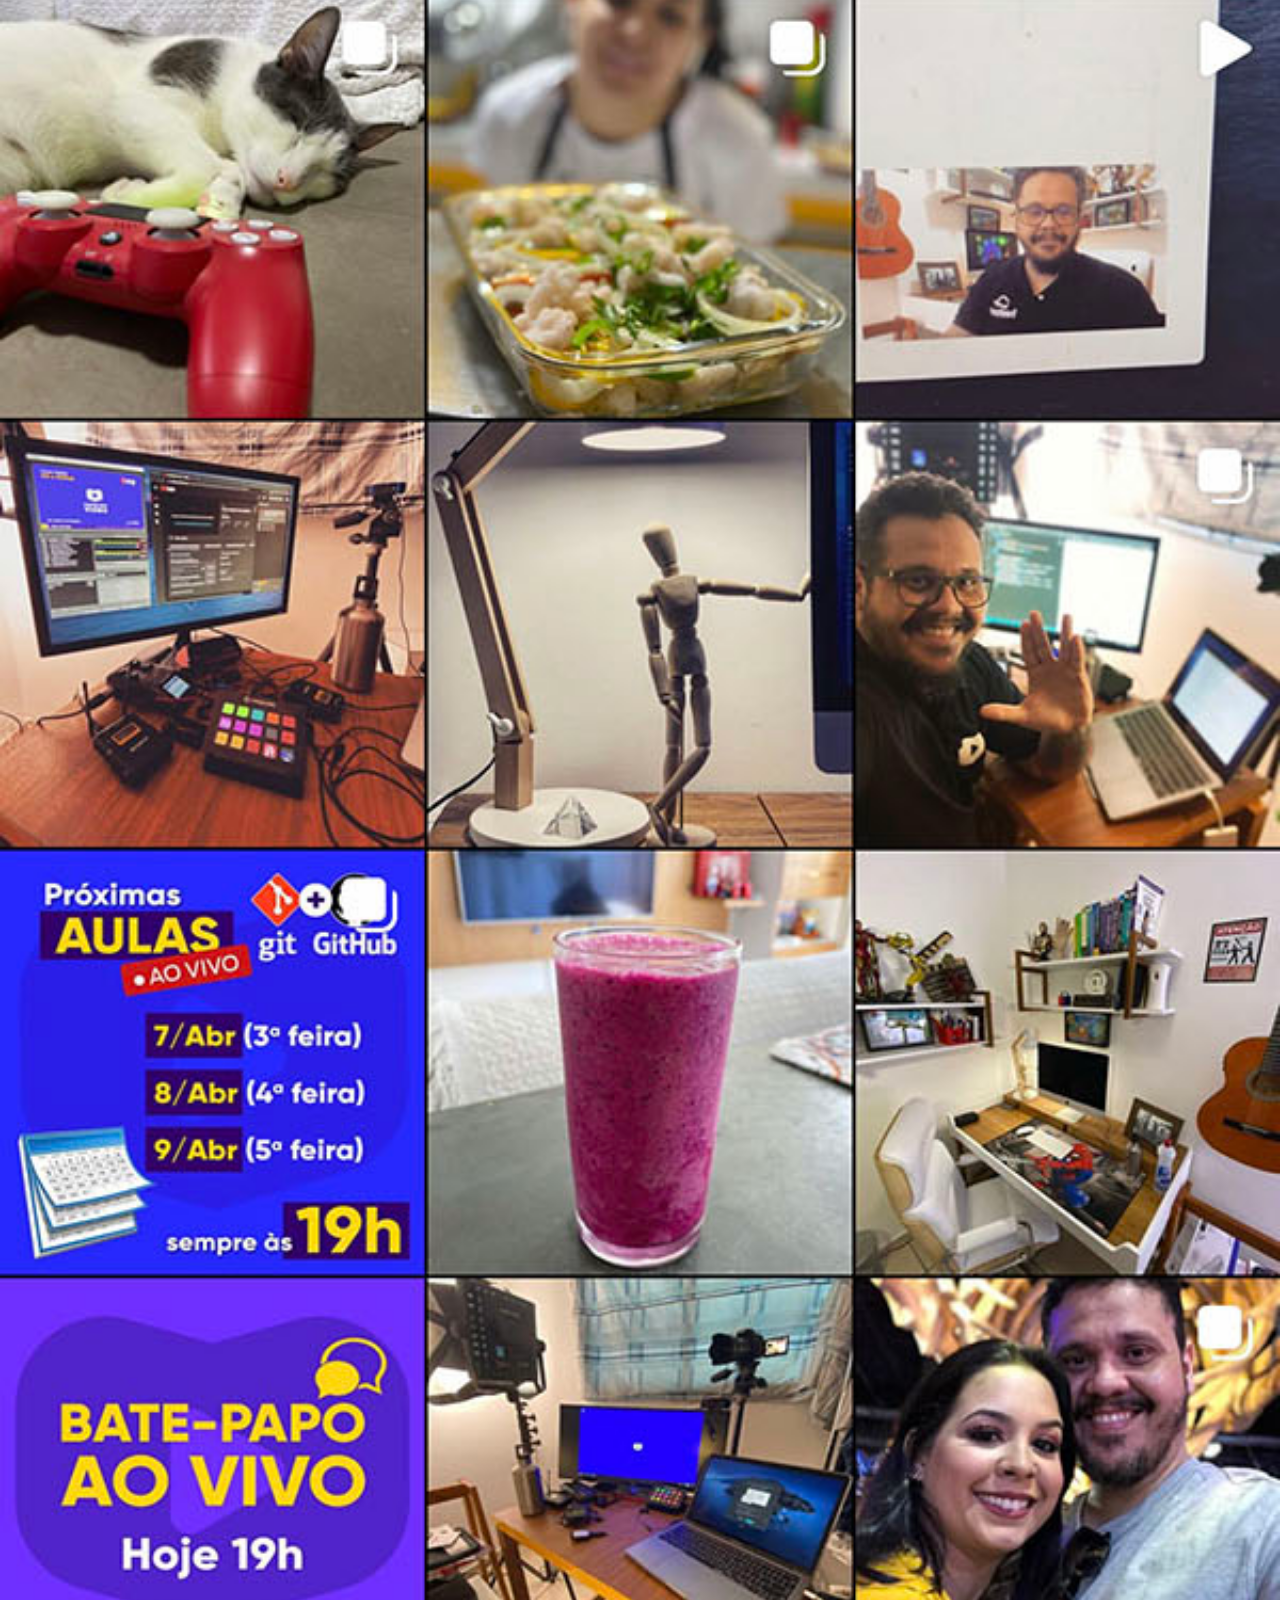
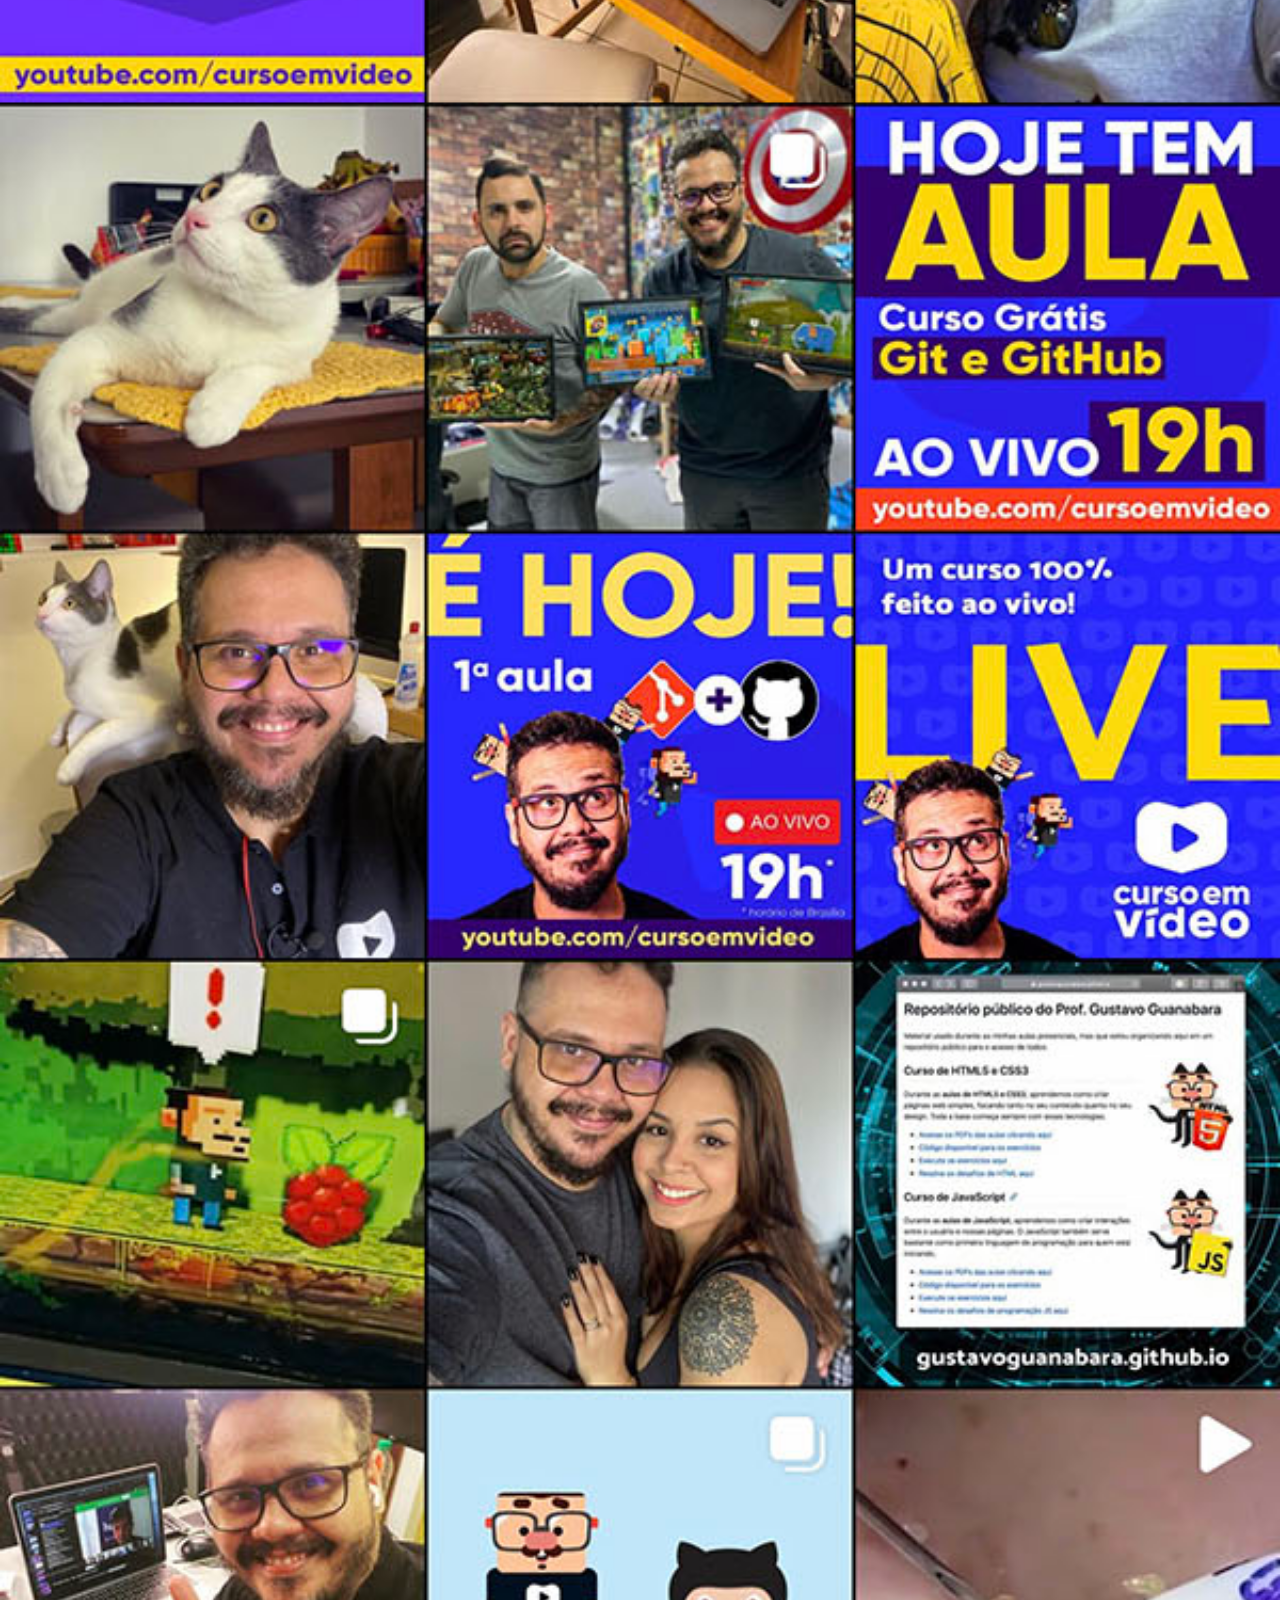
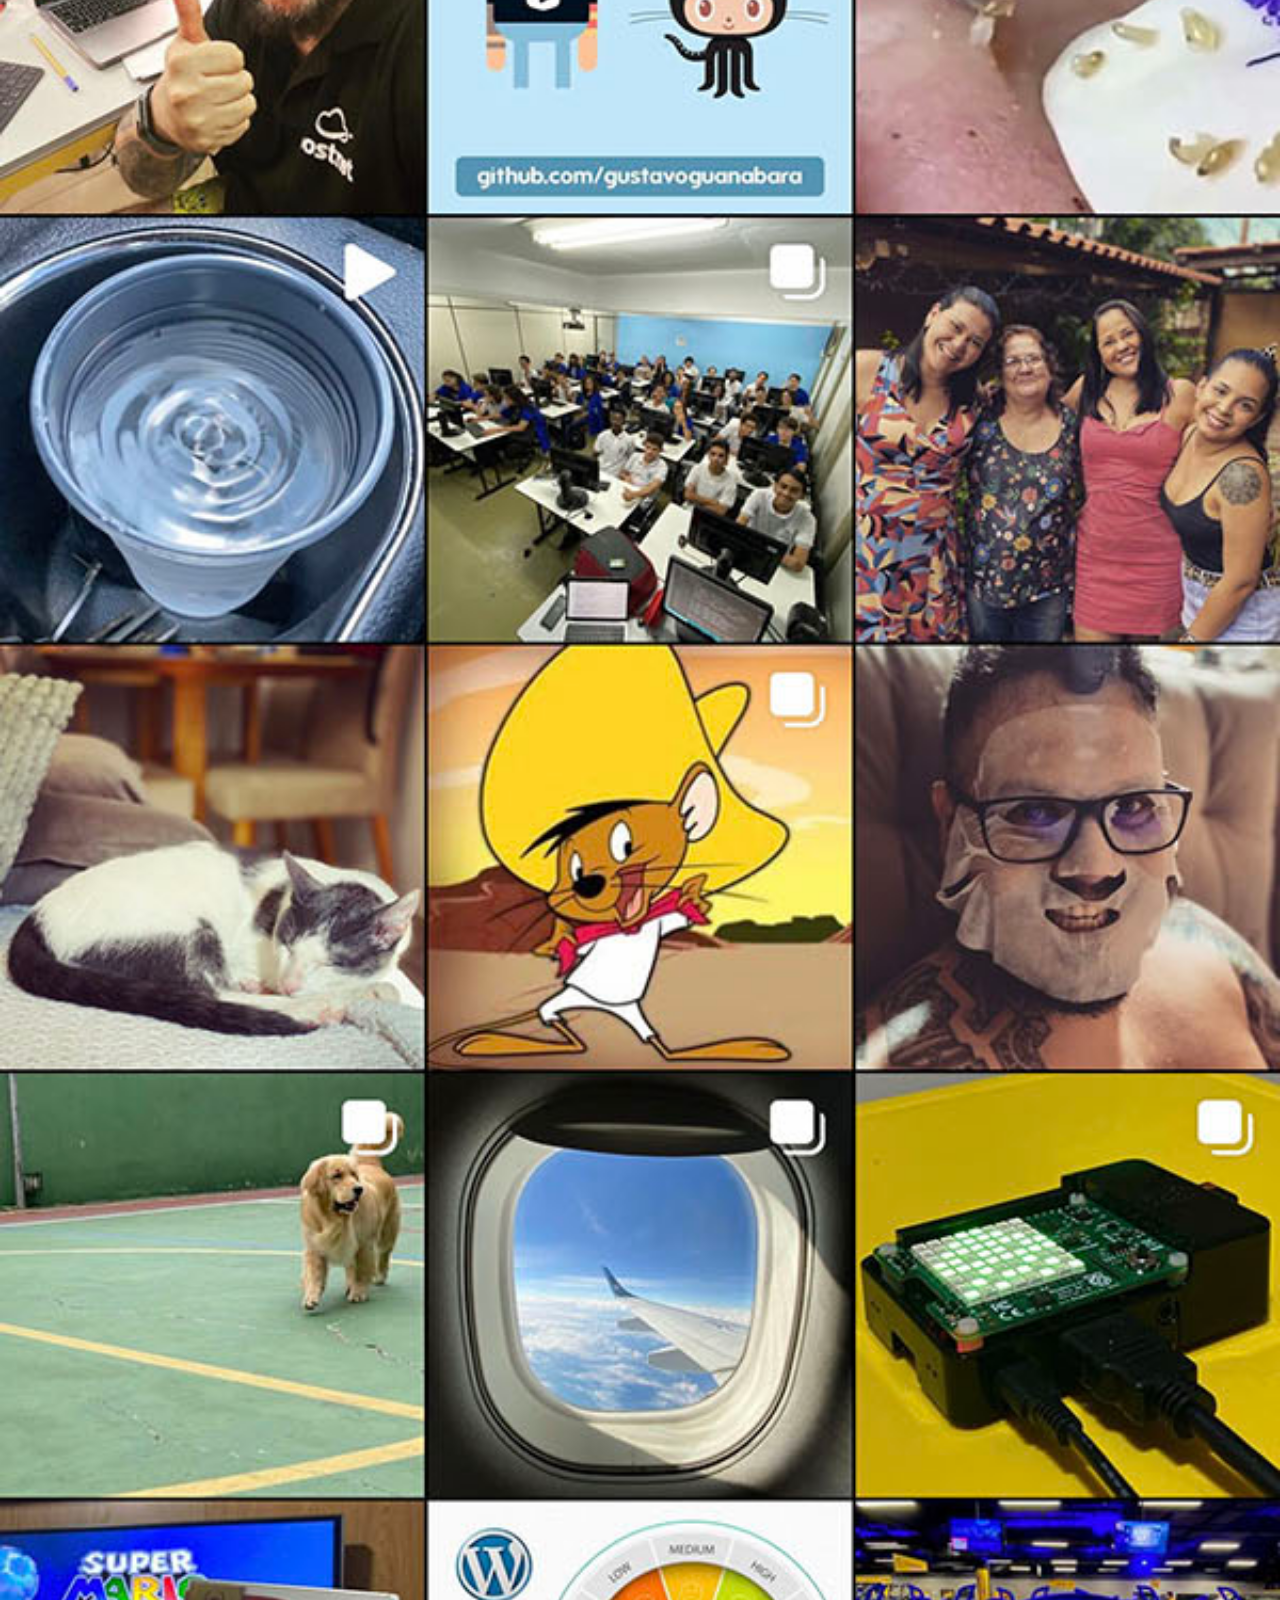
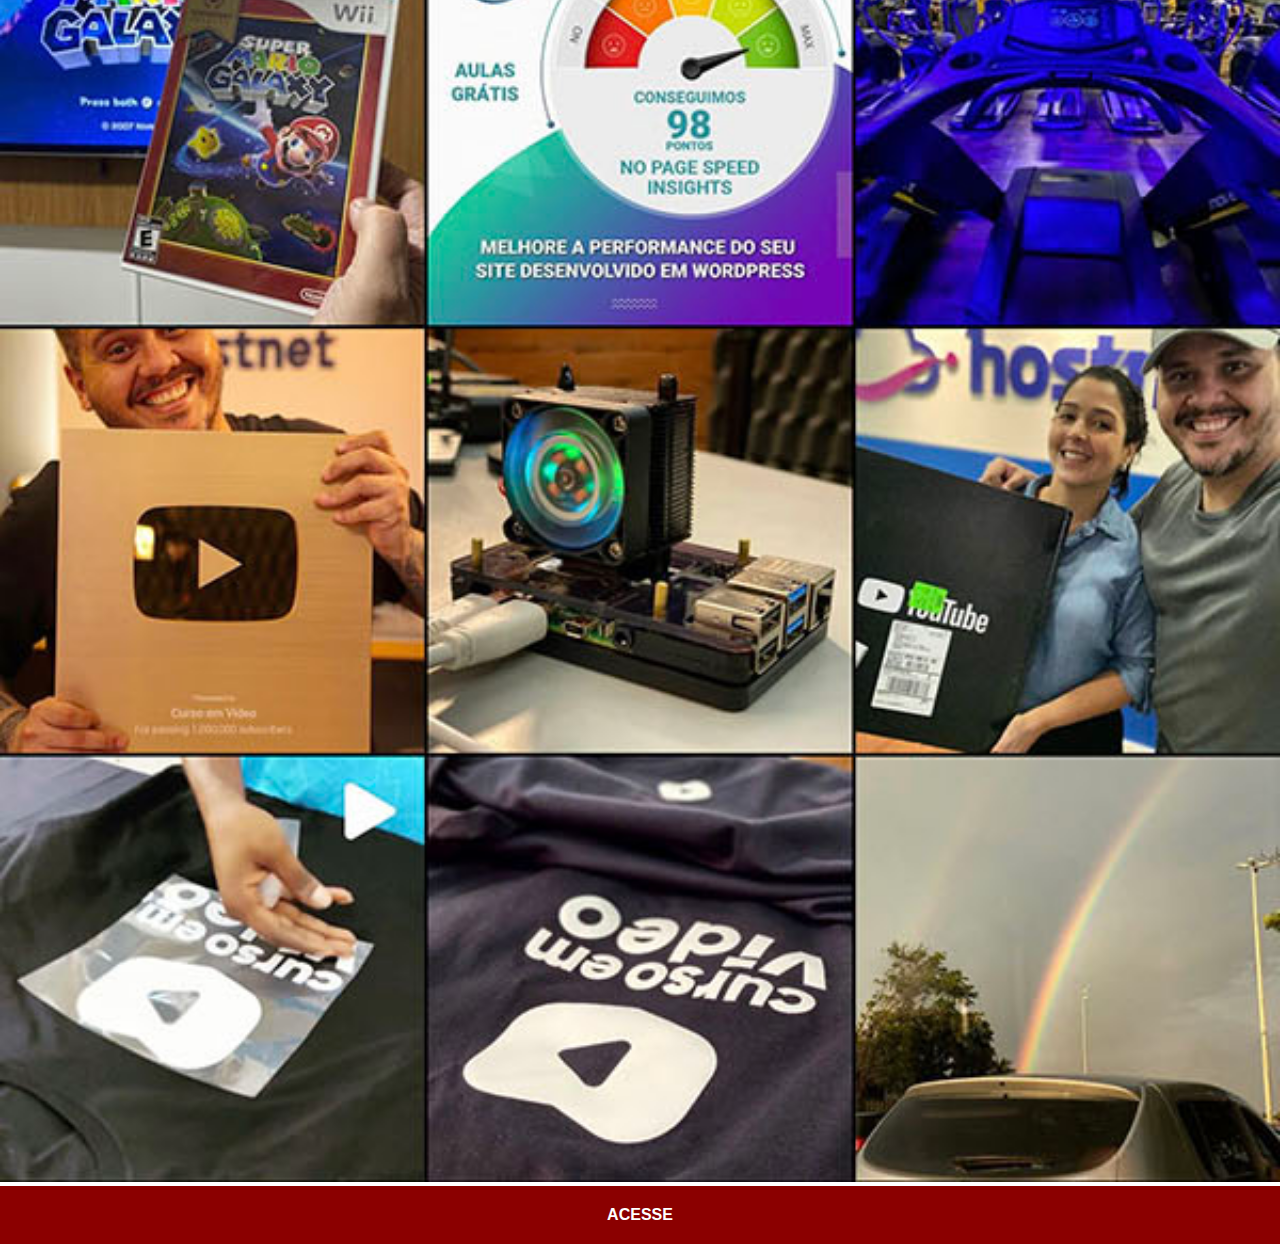
<file: instagram.html>
<!DOCTYPE html>
<html lang="pt-br">
<head>
    <meta charset="UTF-8">
    <meta name="viewport" content="width=device-width, initial-scale=1.0">
    <title>Instagram</title>
    <link rel="stylesheet" href="estilos/social.css">
</head>
<body>
    <img src="imagens/tela-instagram.jpg" alt="Instagram">
    <a href="https://www.instagram.com/gustavoguanabara/" target="_blank">ACESSE</a>    
</body>
</html>
</file>
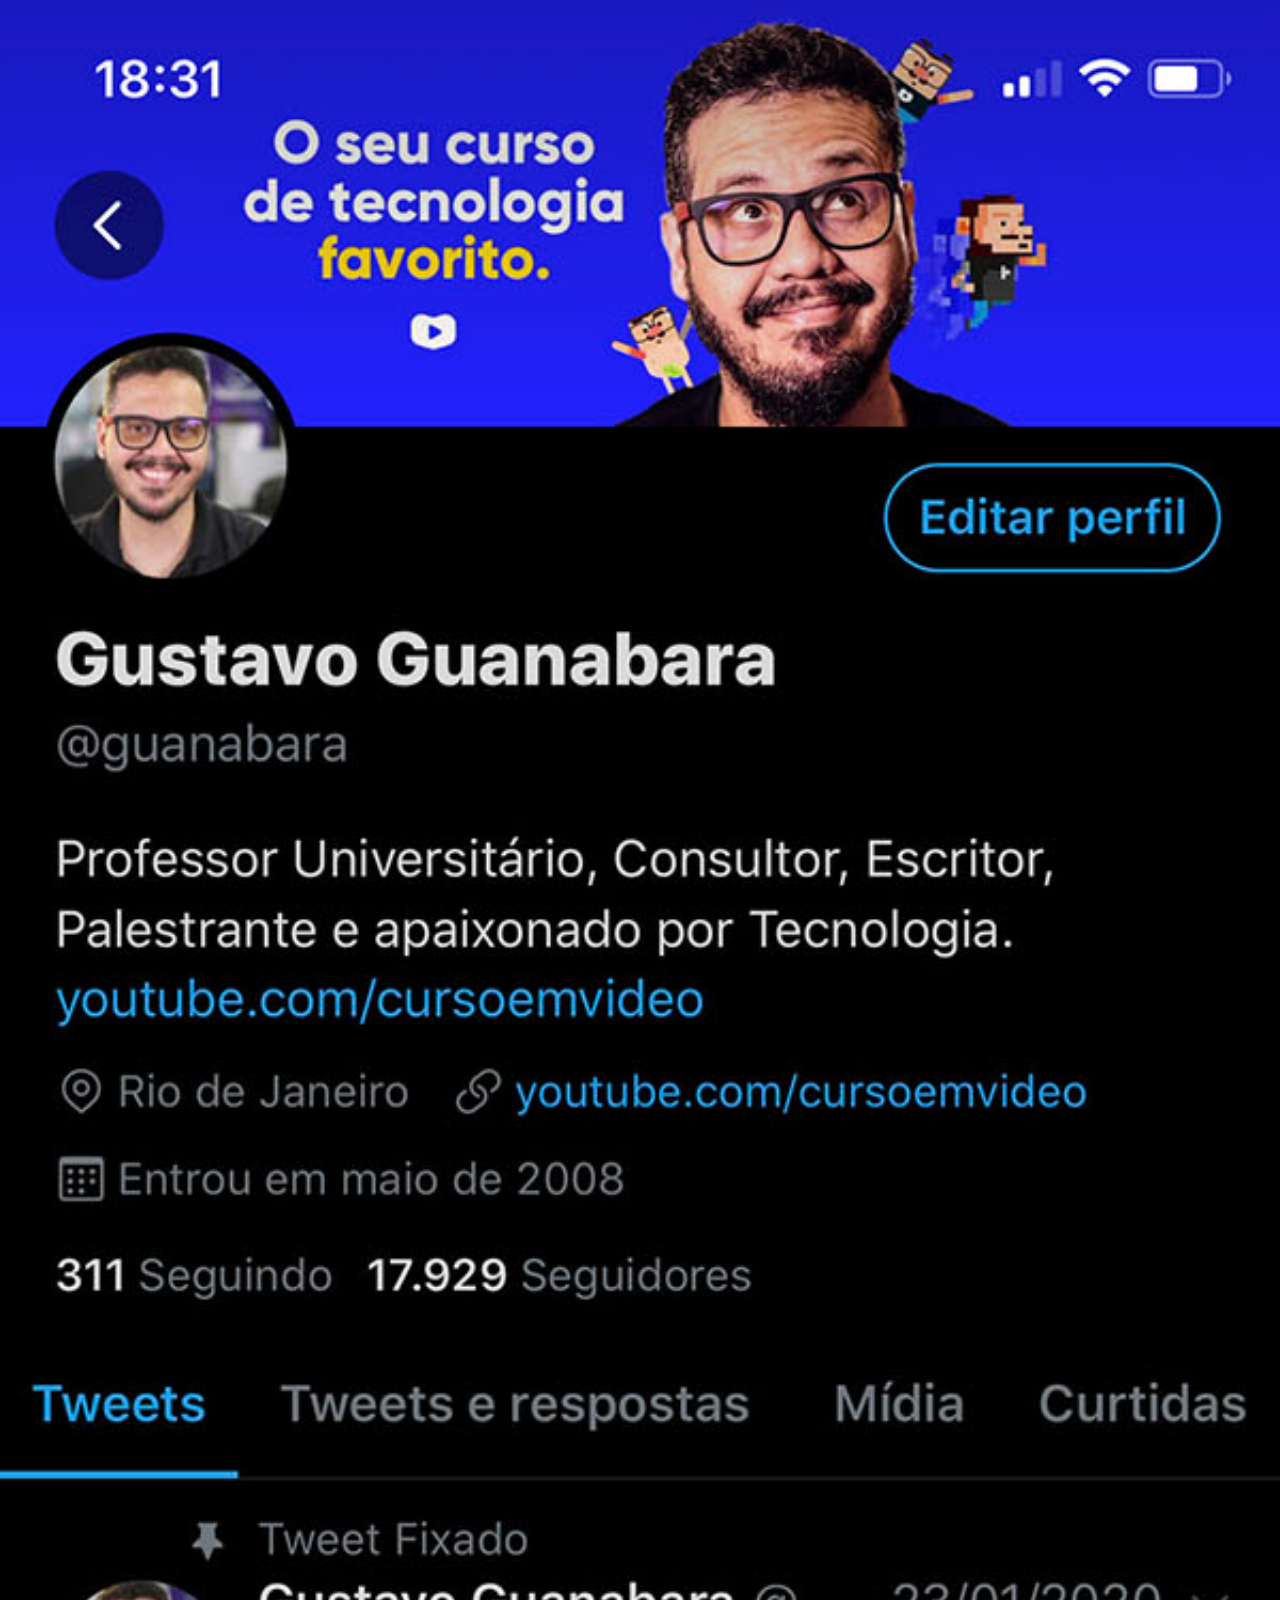
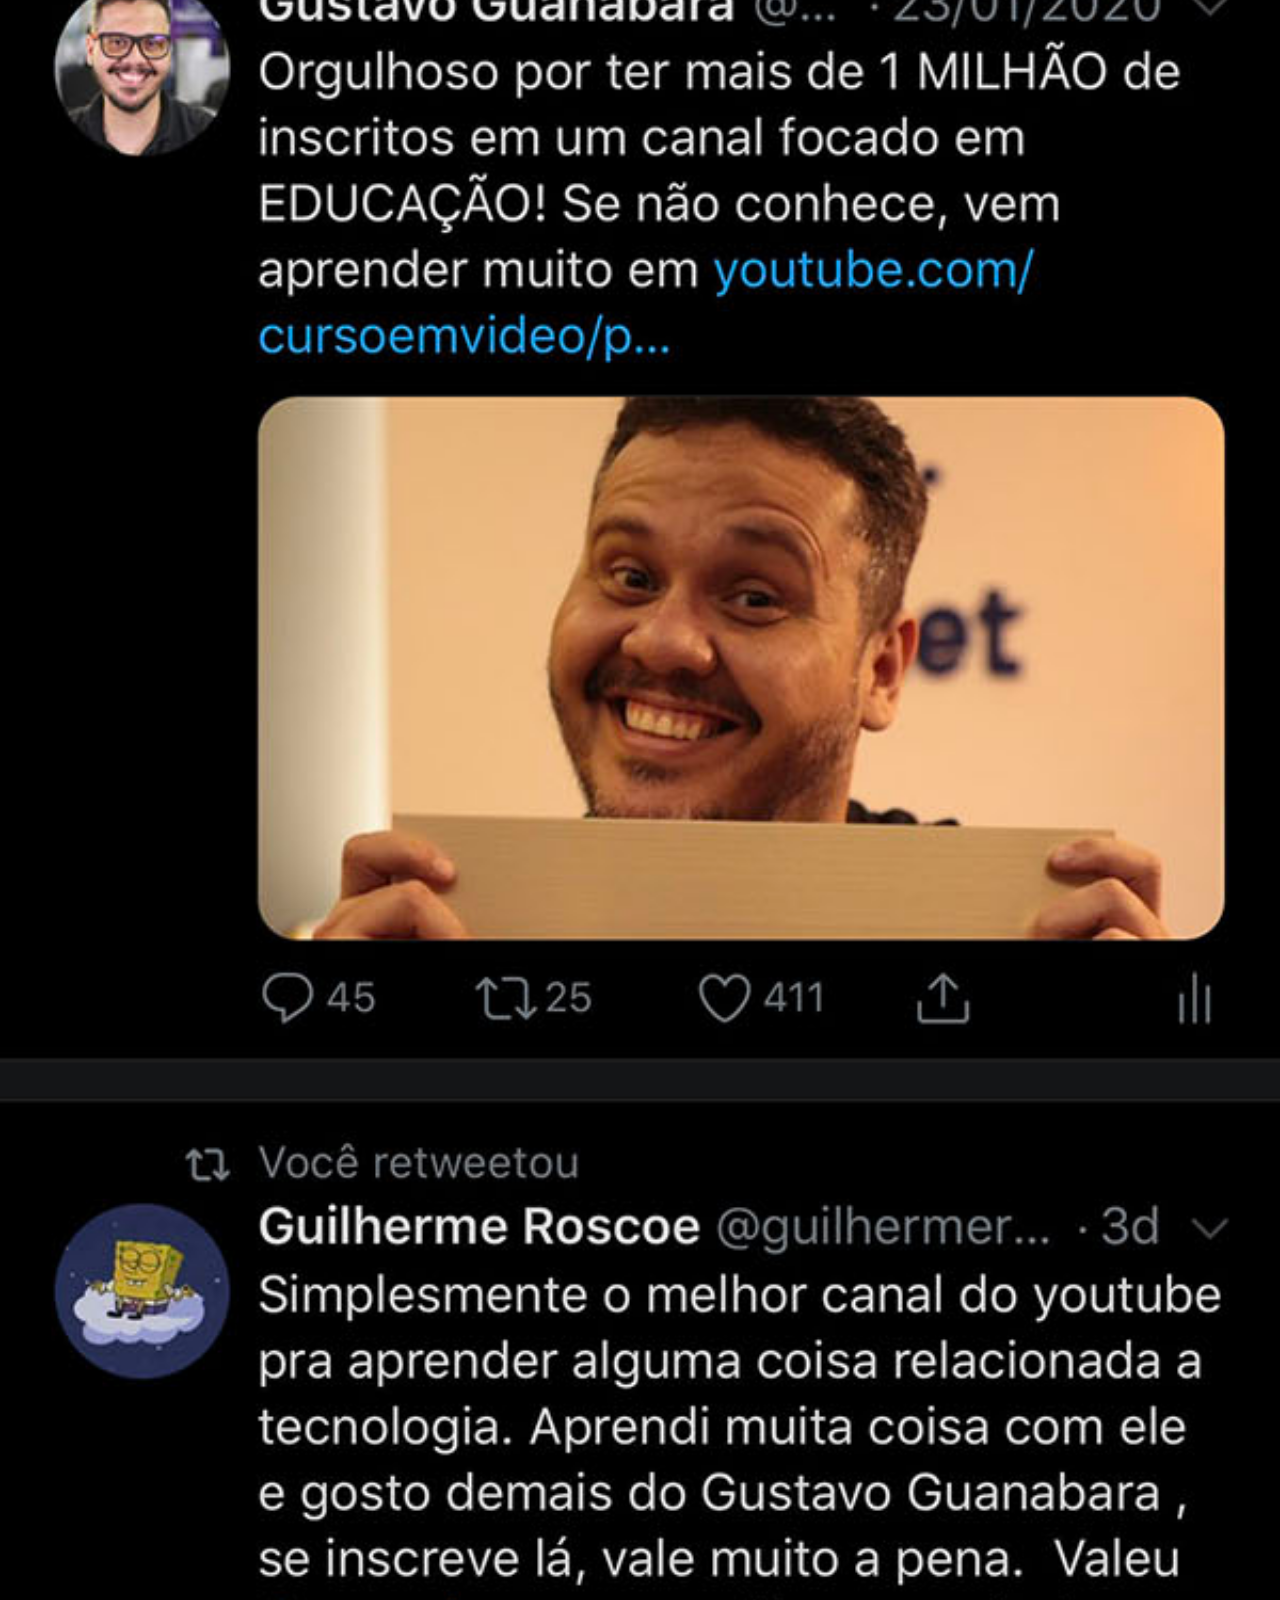
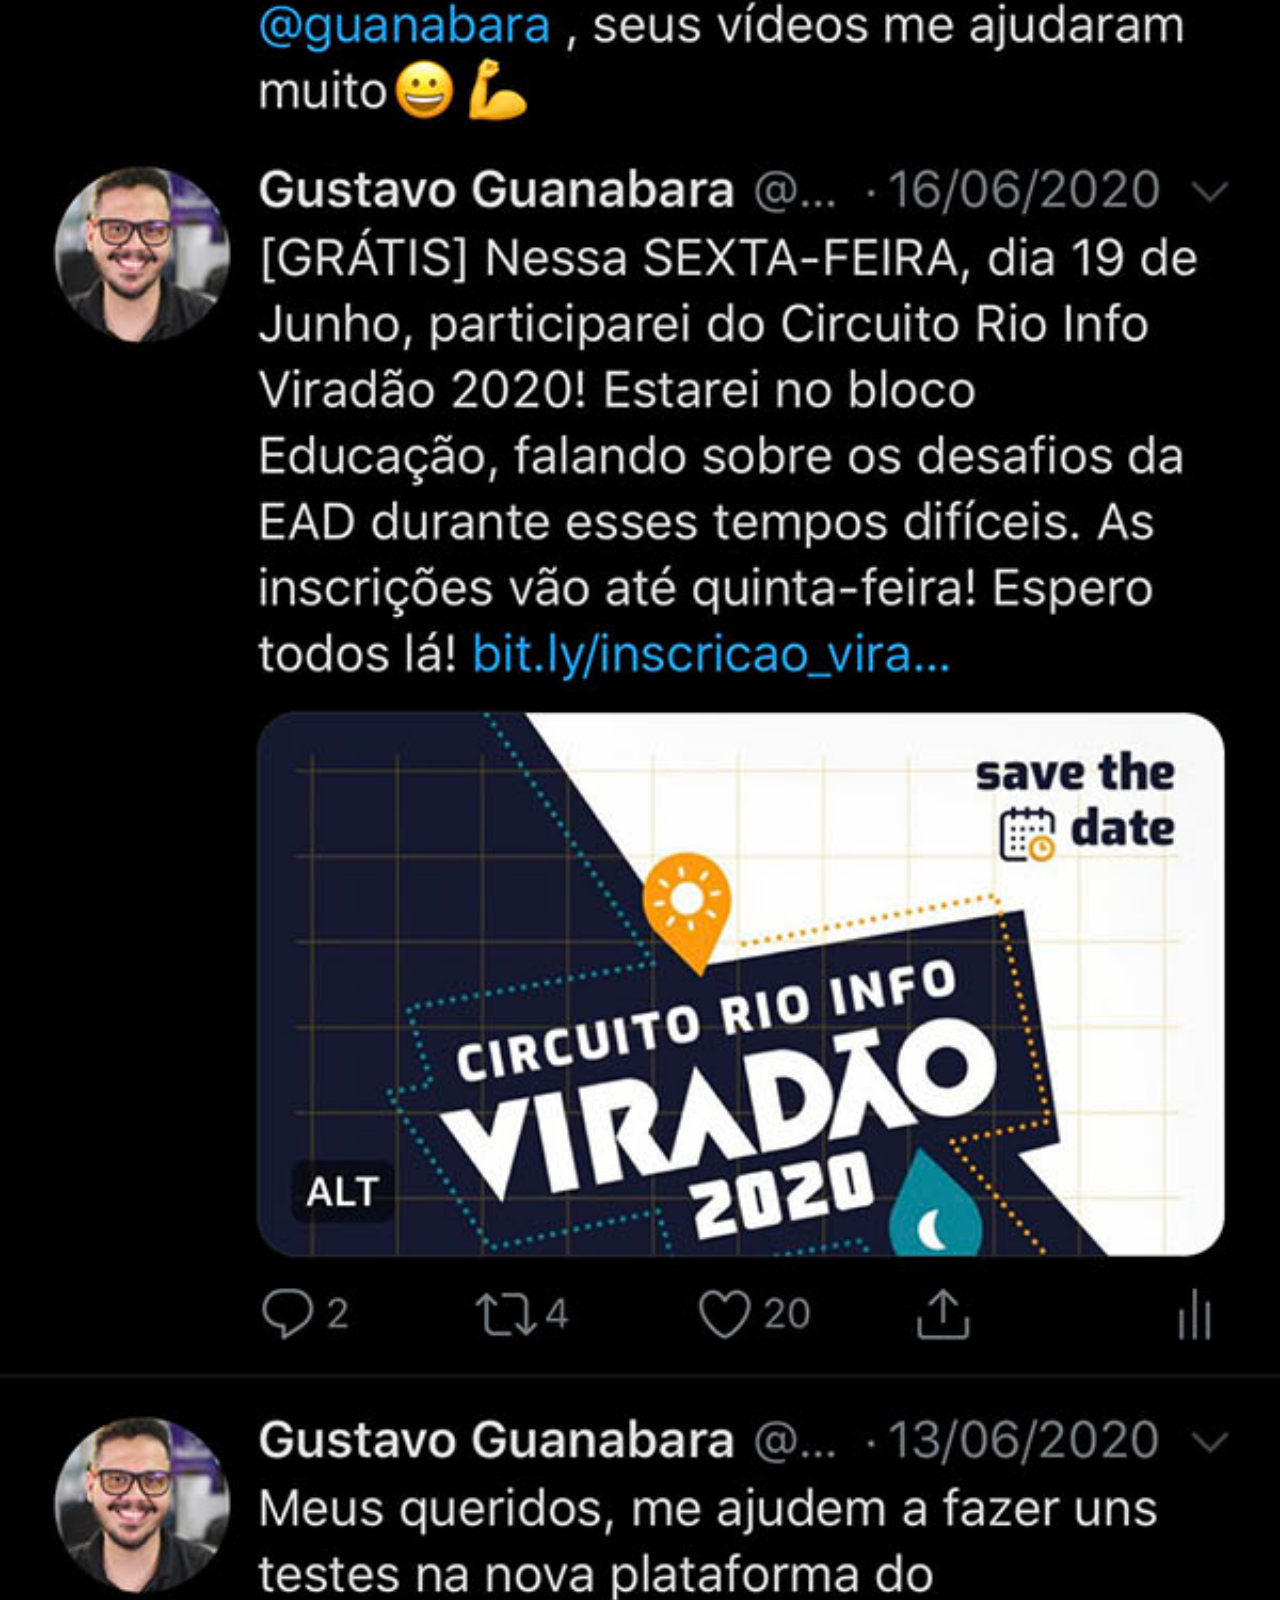
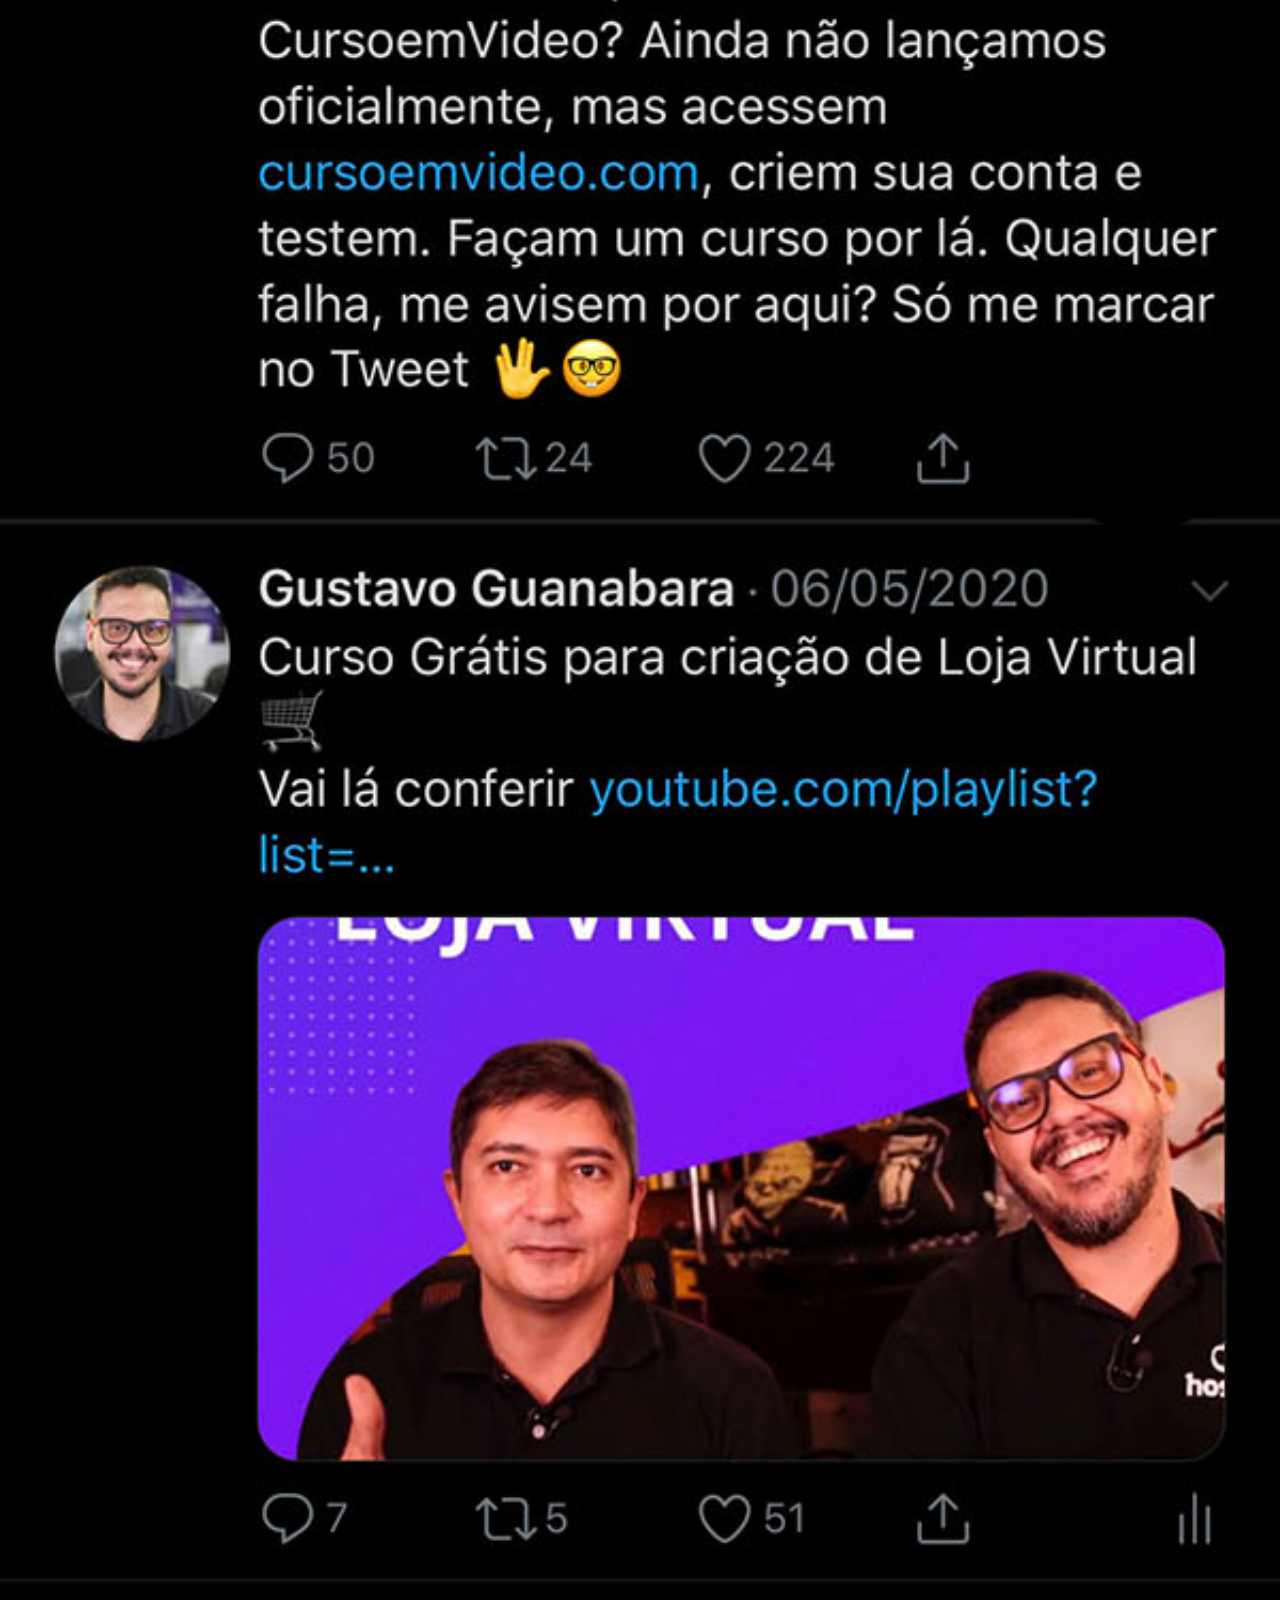
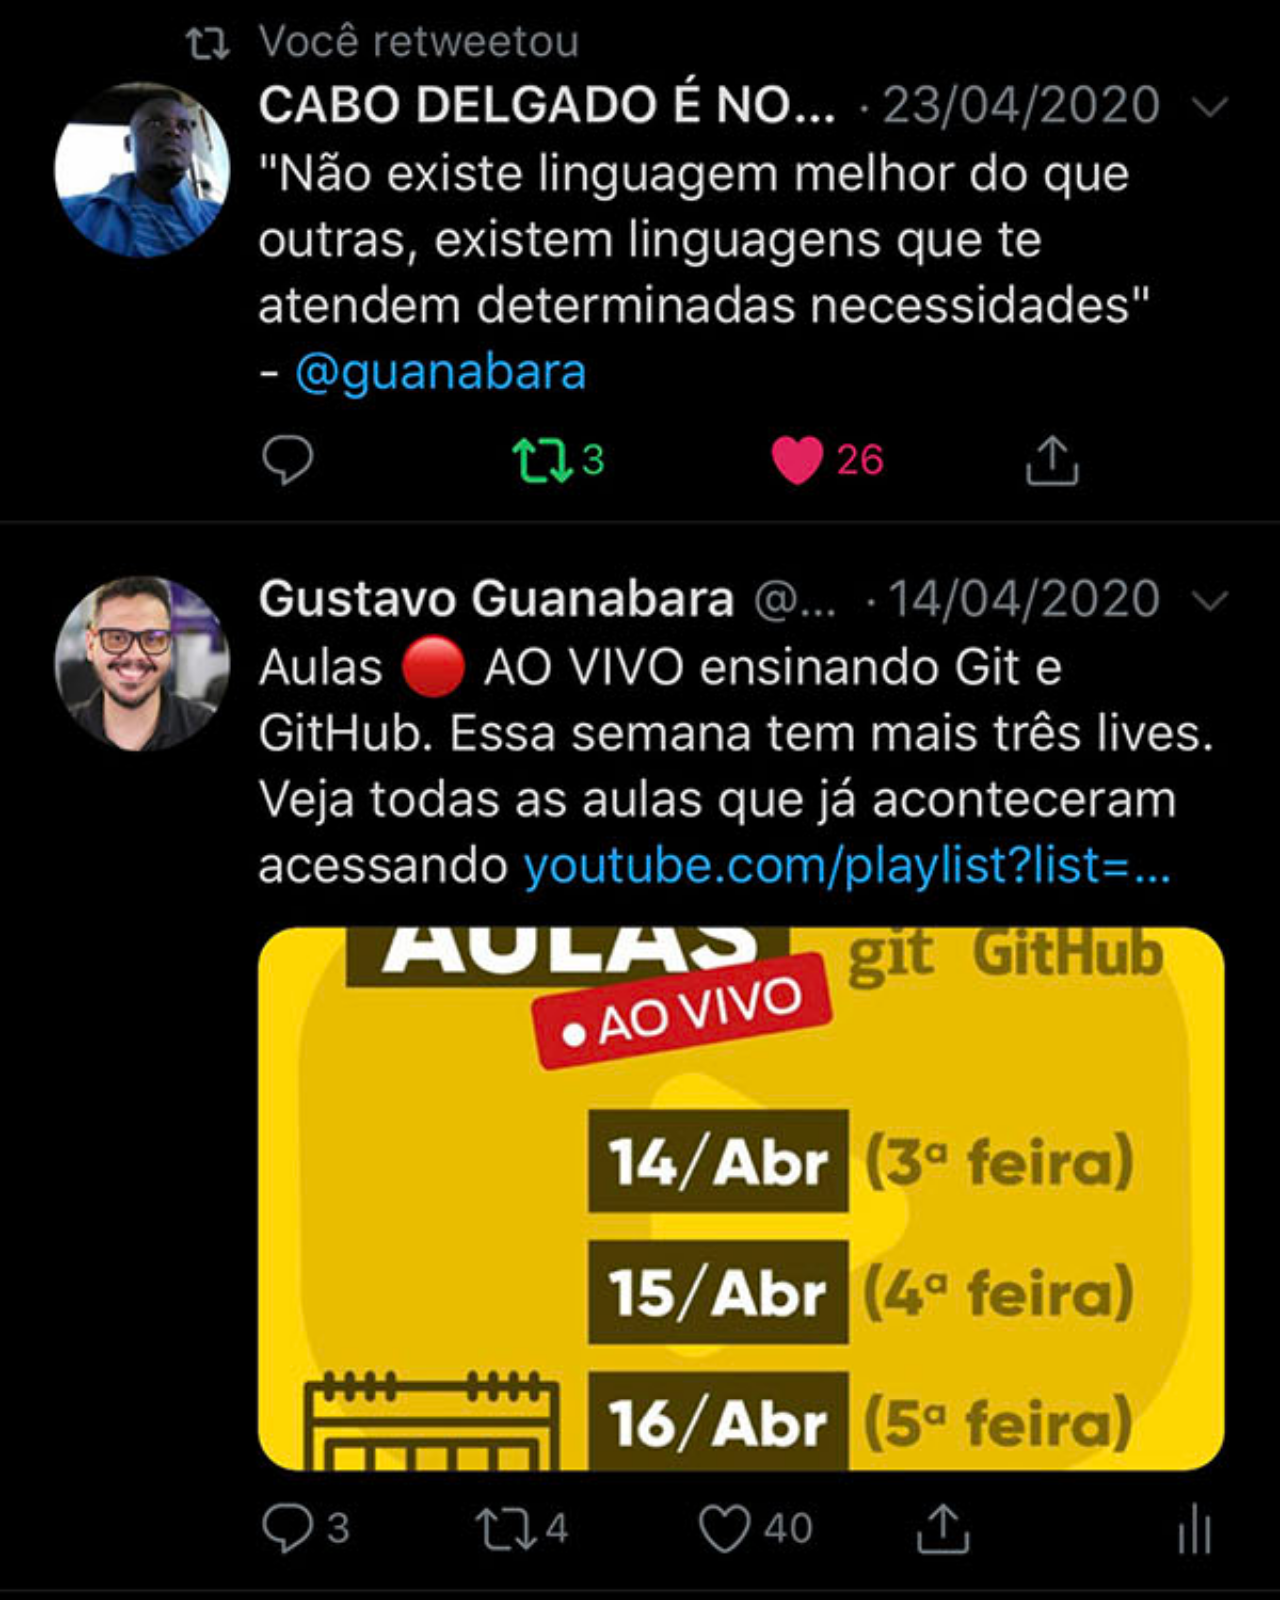
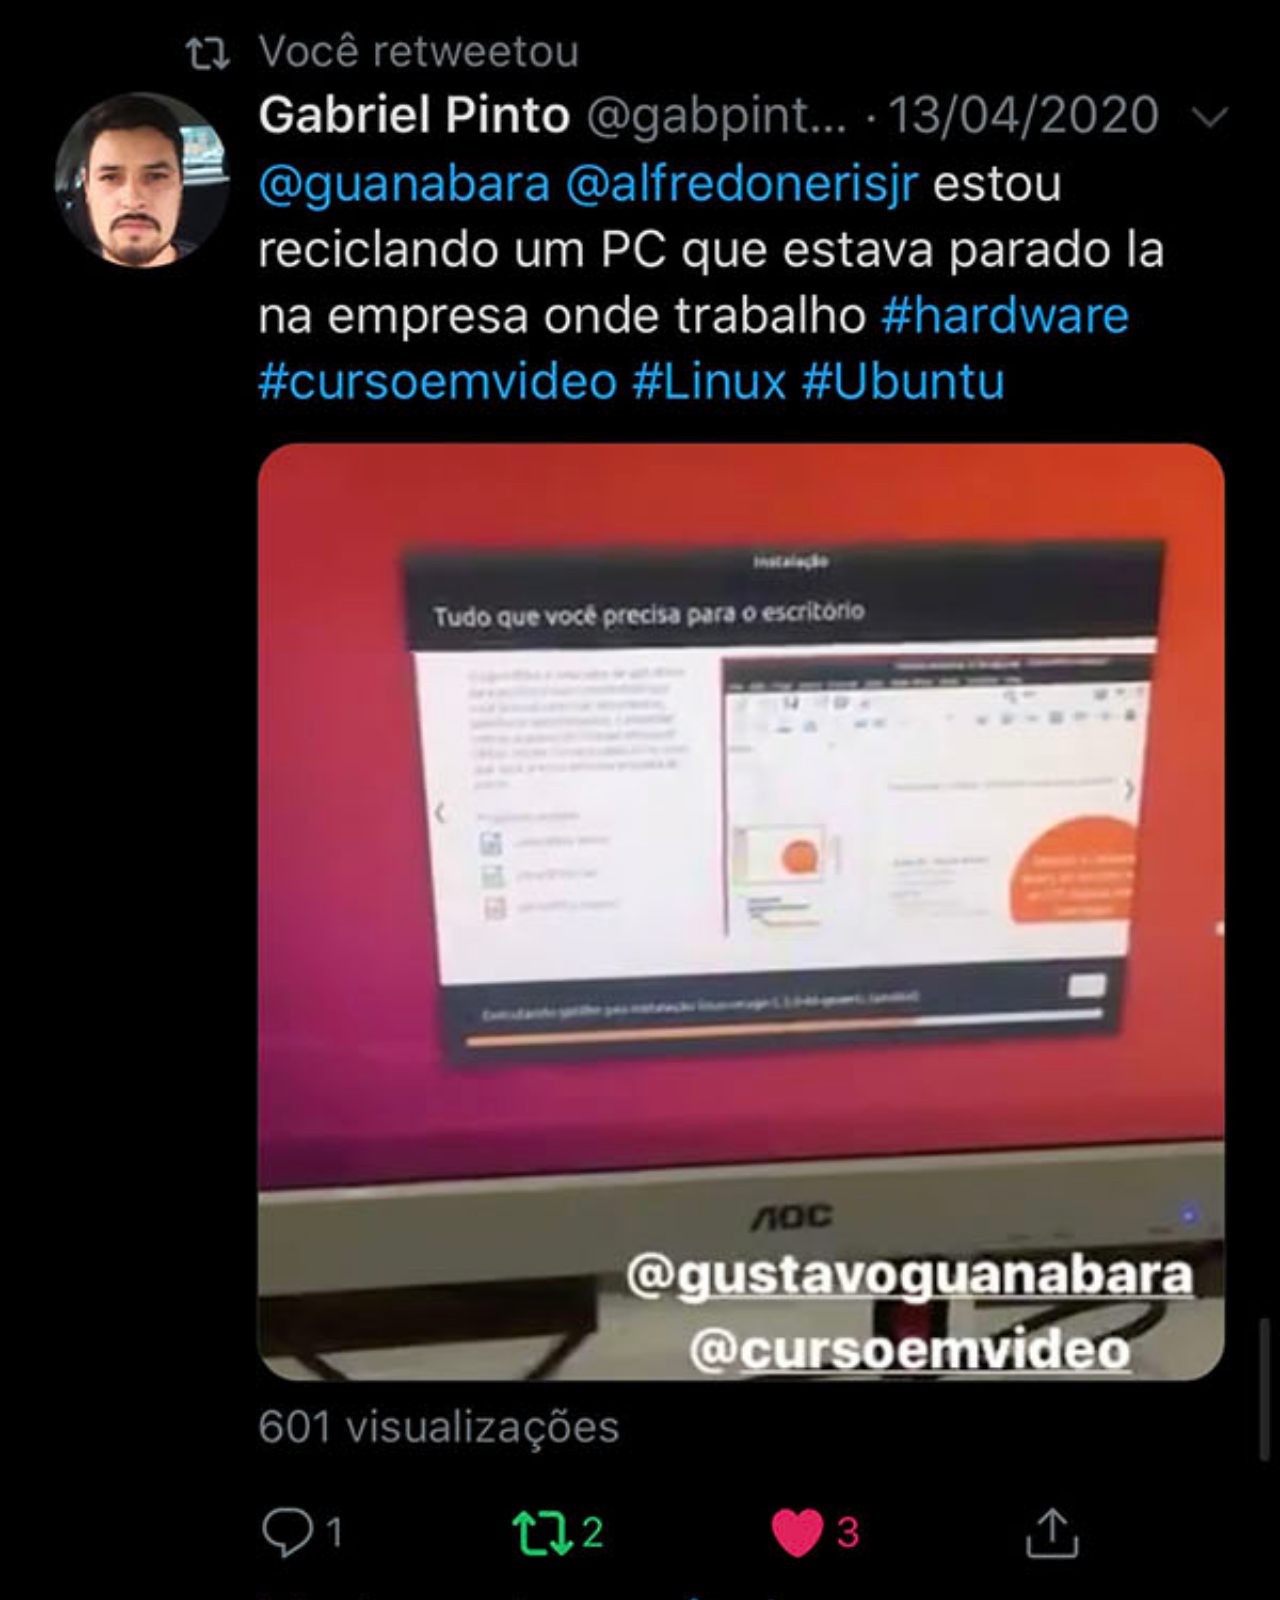
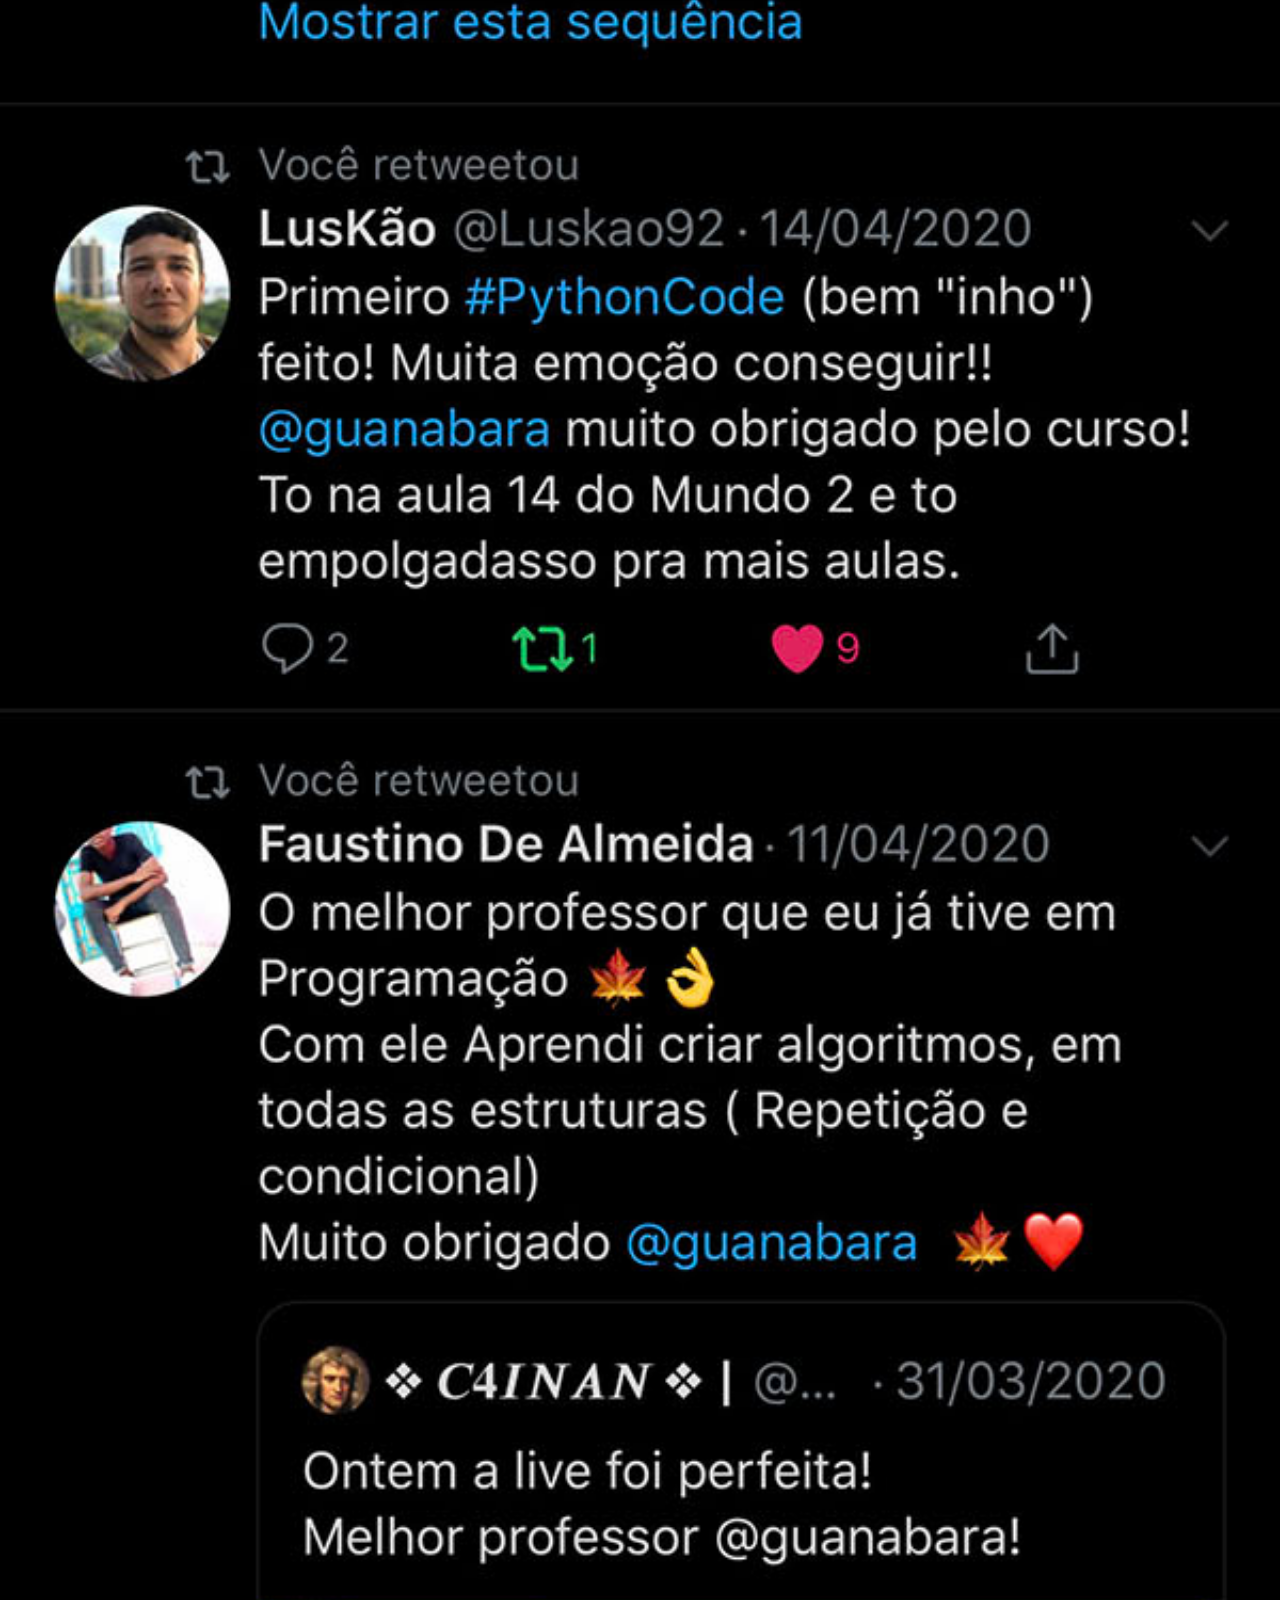
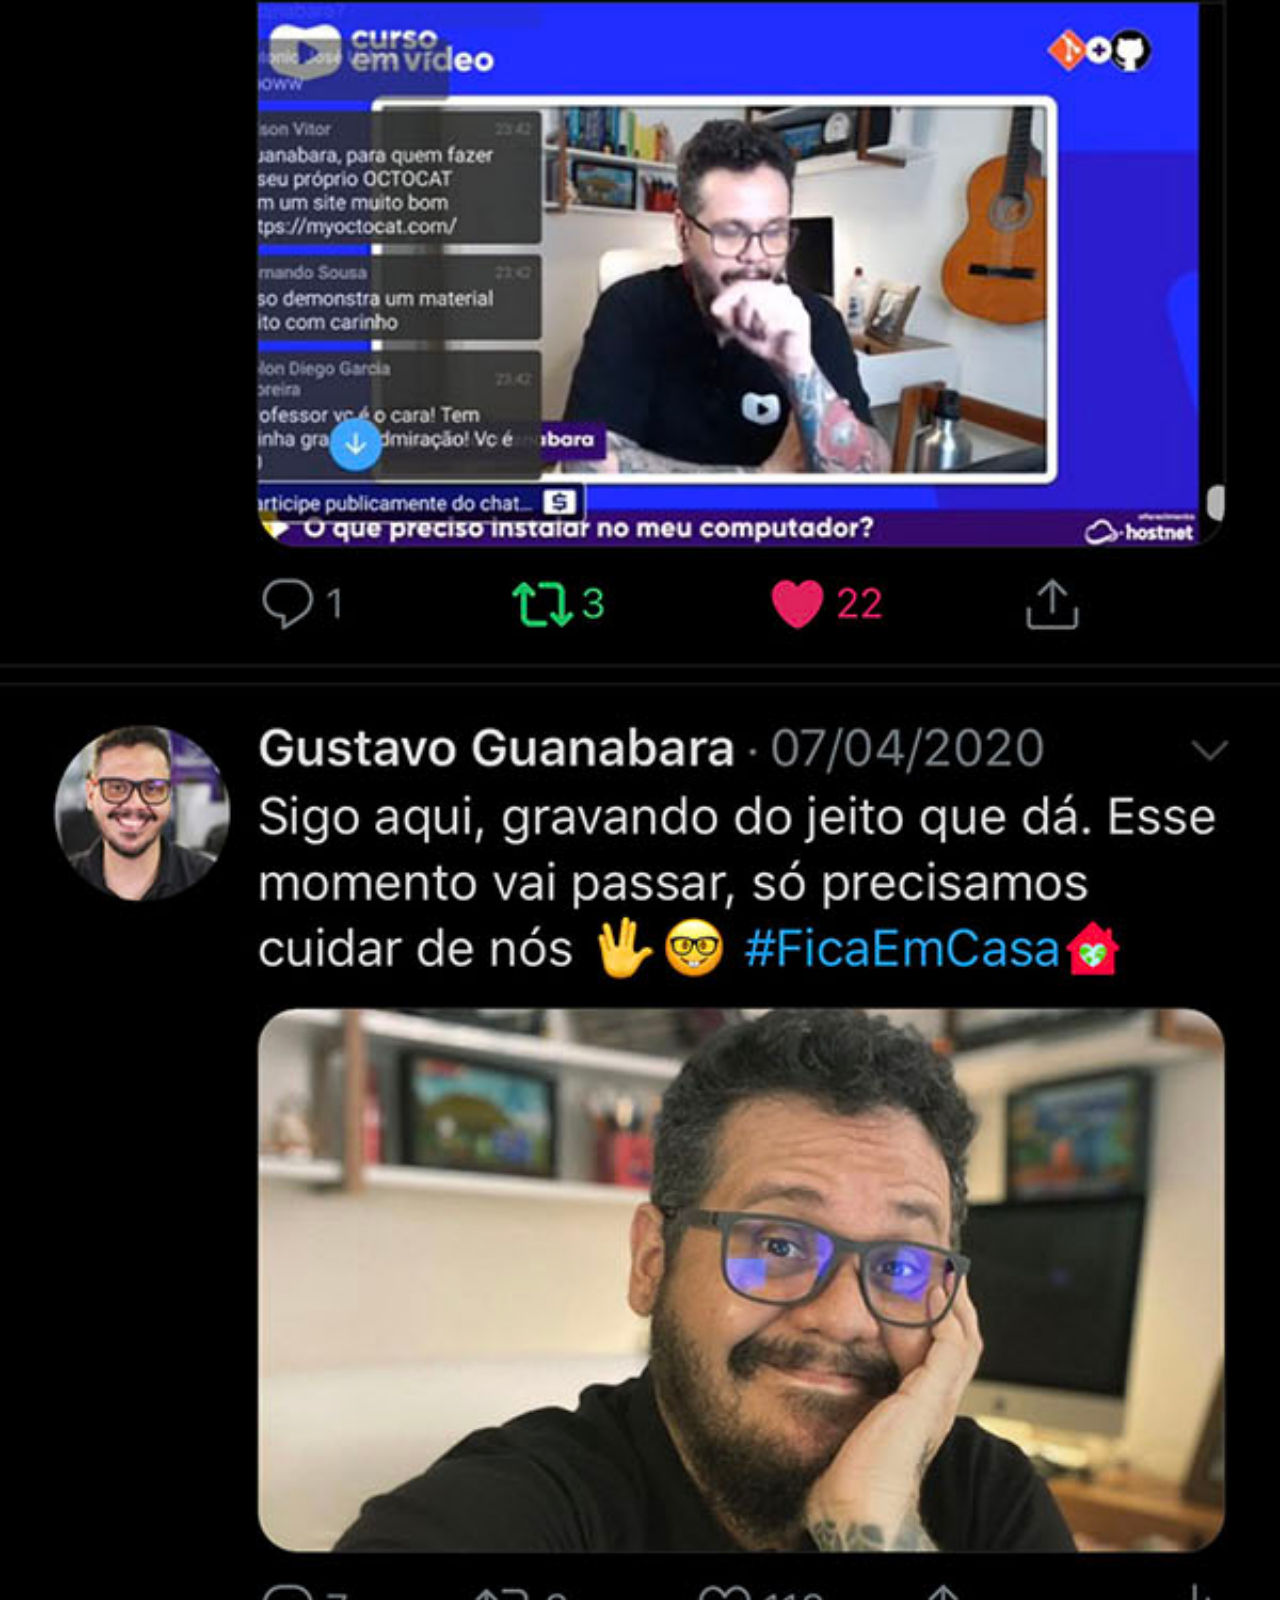
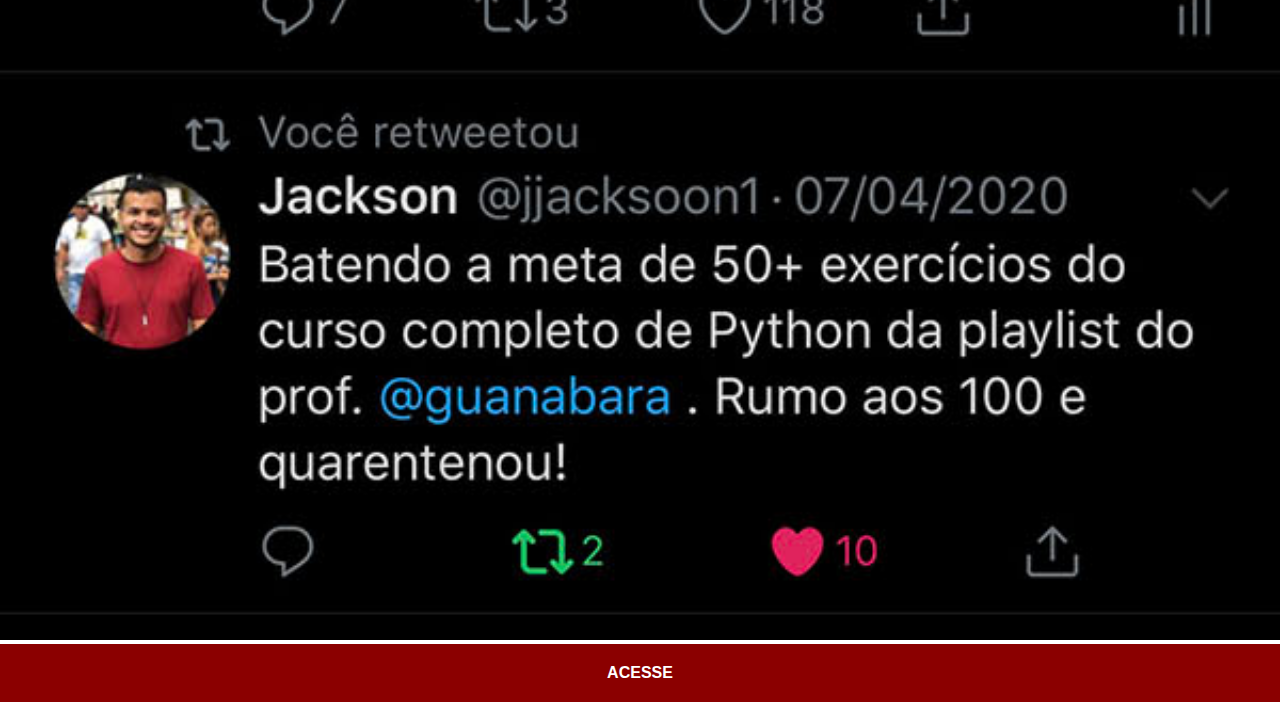
<file: twitter.html>
<!DOCTYPE html>
<html lang="pt-br">
<head>
    <meta charset="UTF-8">
    <meta name="viewport" content="width=device-width, initial-scale=1.0">
    <title>Twitter</title>
    <link rel="stylesheet" href="estilos/social.css">
</head>
<body>
    <img src="imagens/tela-twitter.jpg" alt="Twitter">
    <a href="https://twitter.com/guanabara">ACESSE</a>
</body>
</html>
</file>
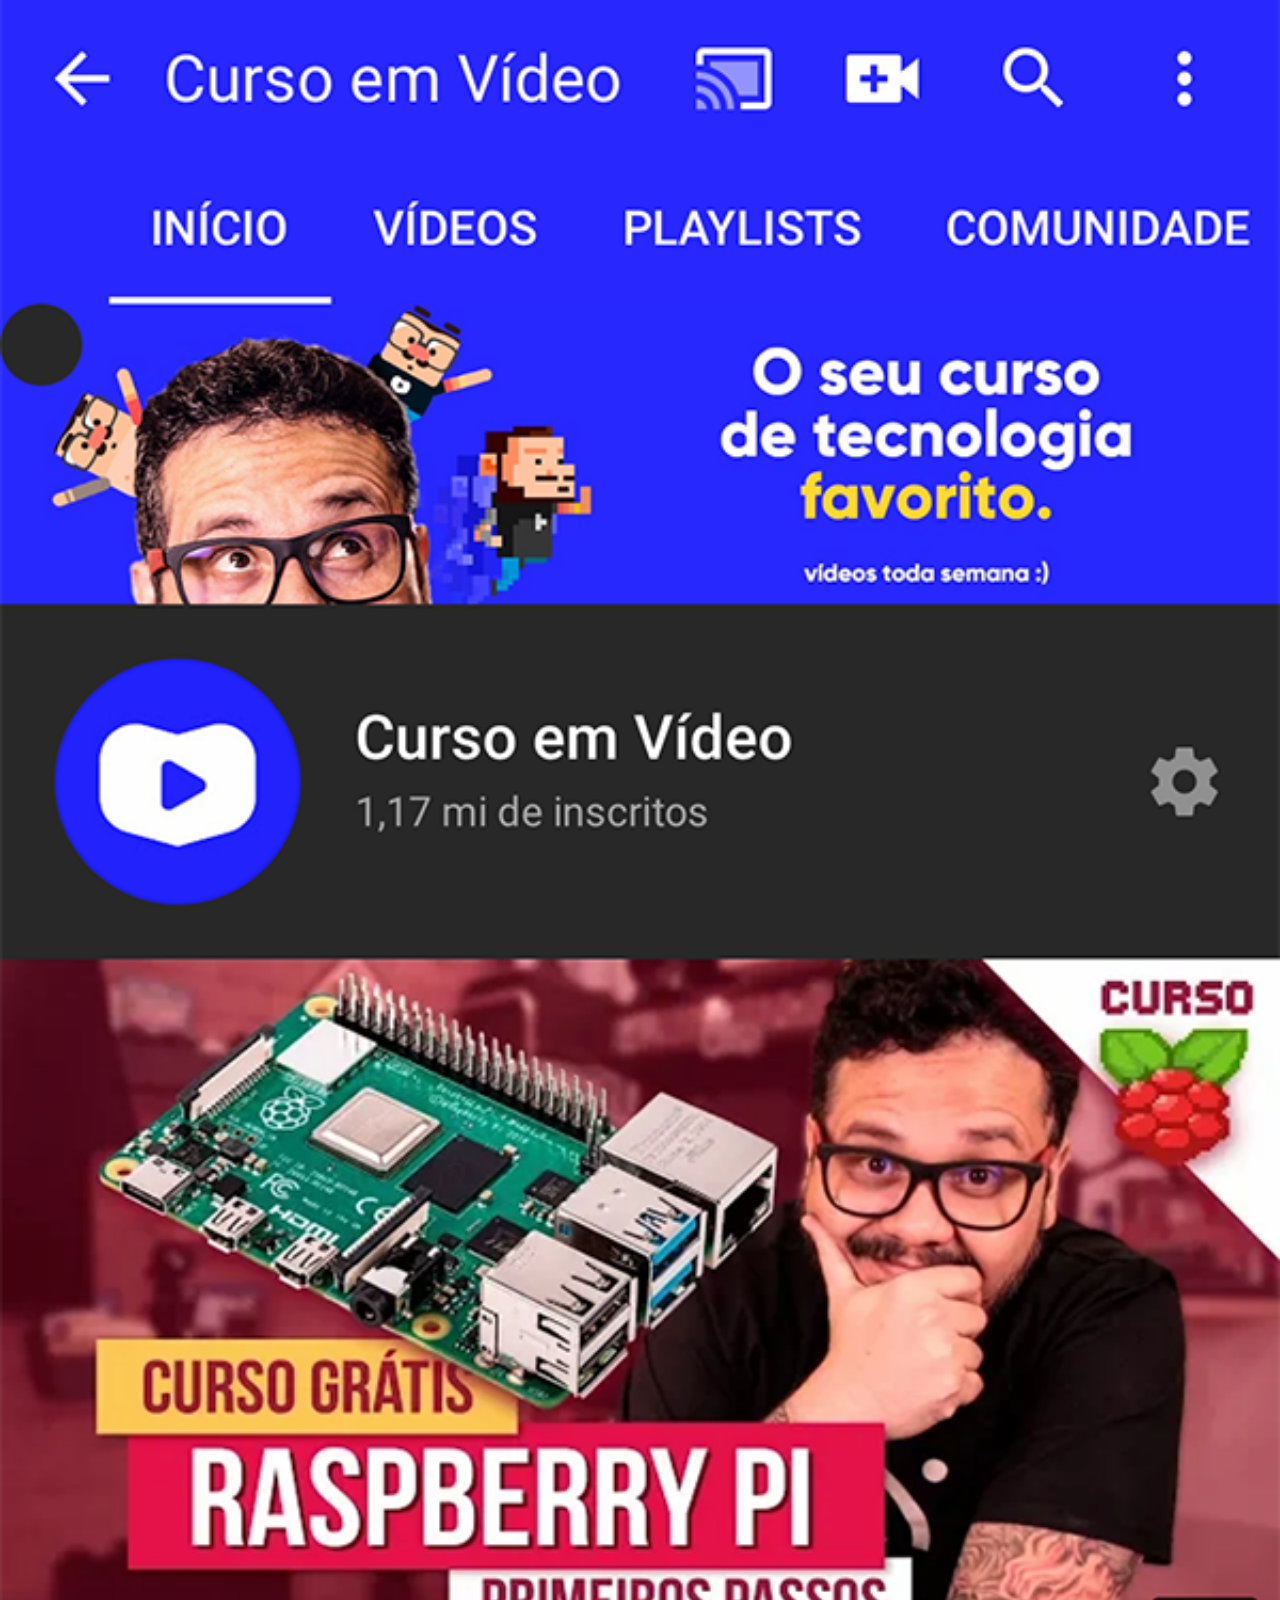
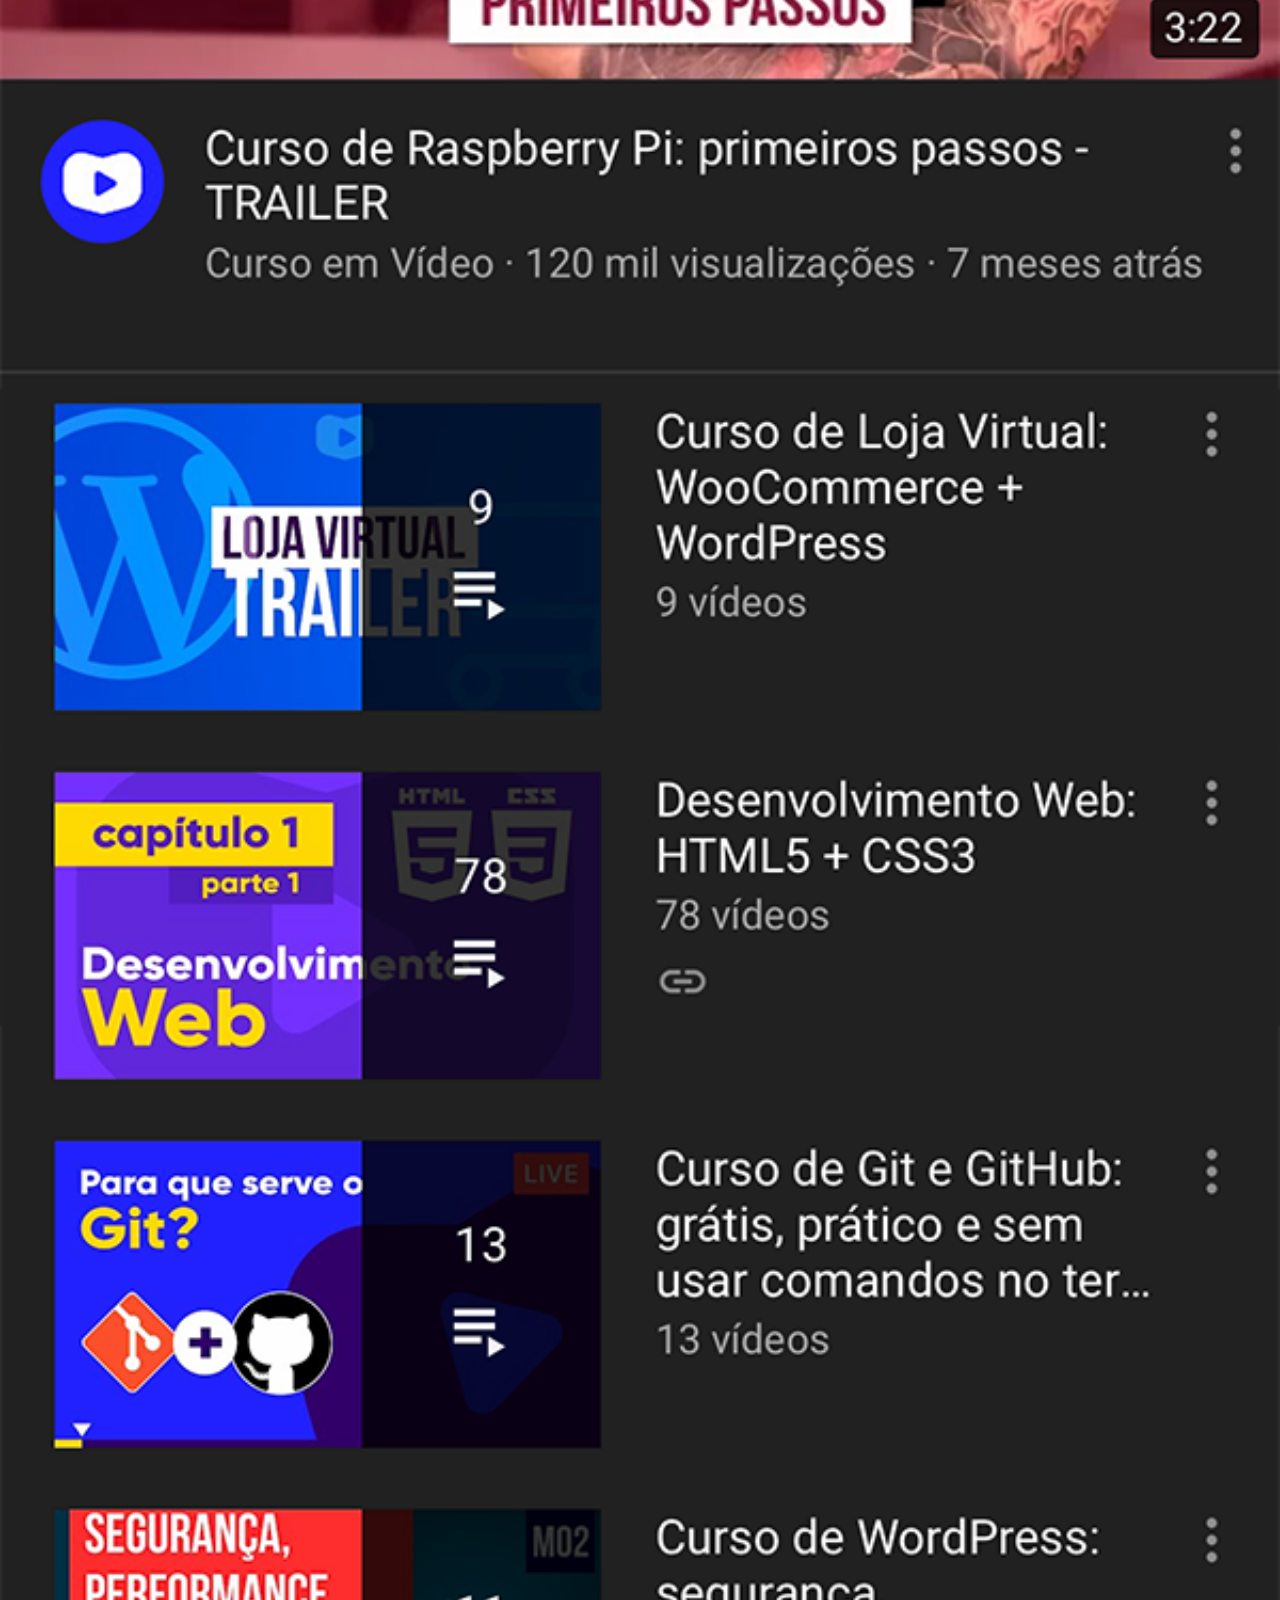
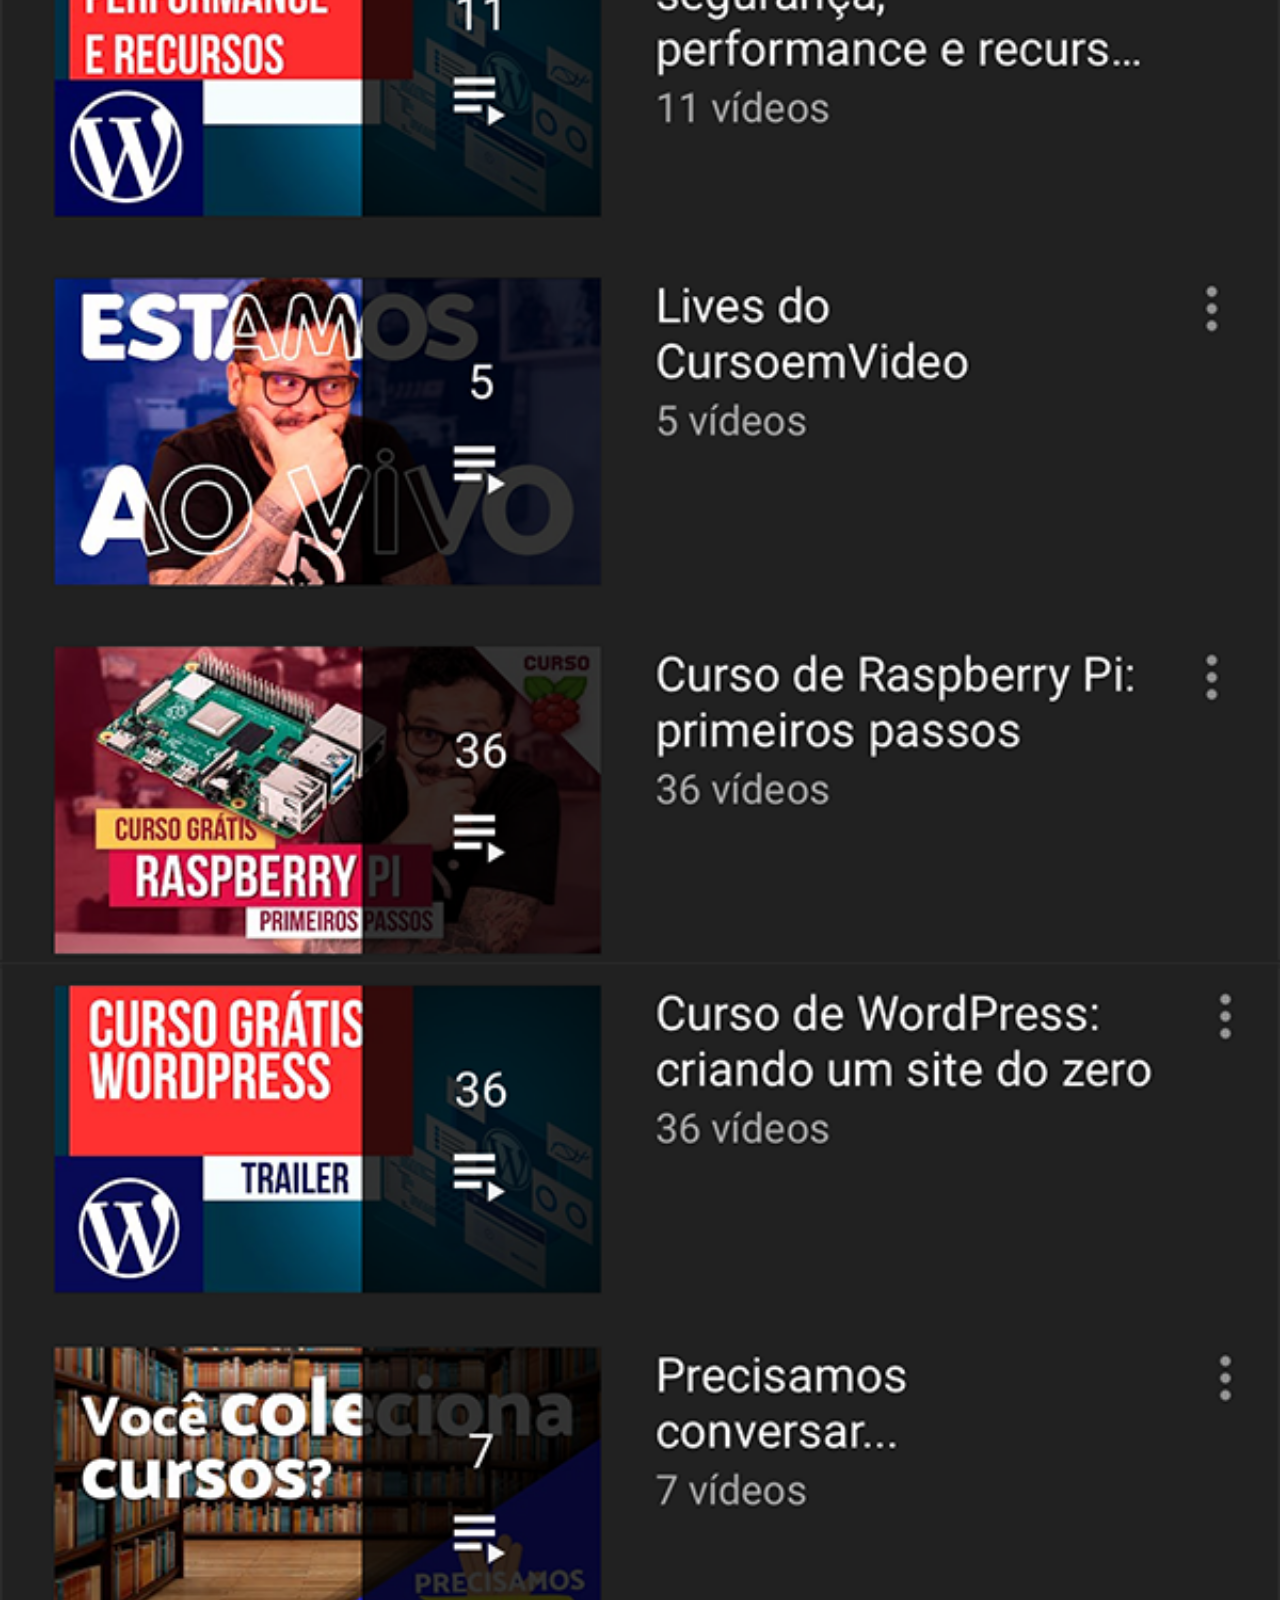
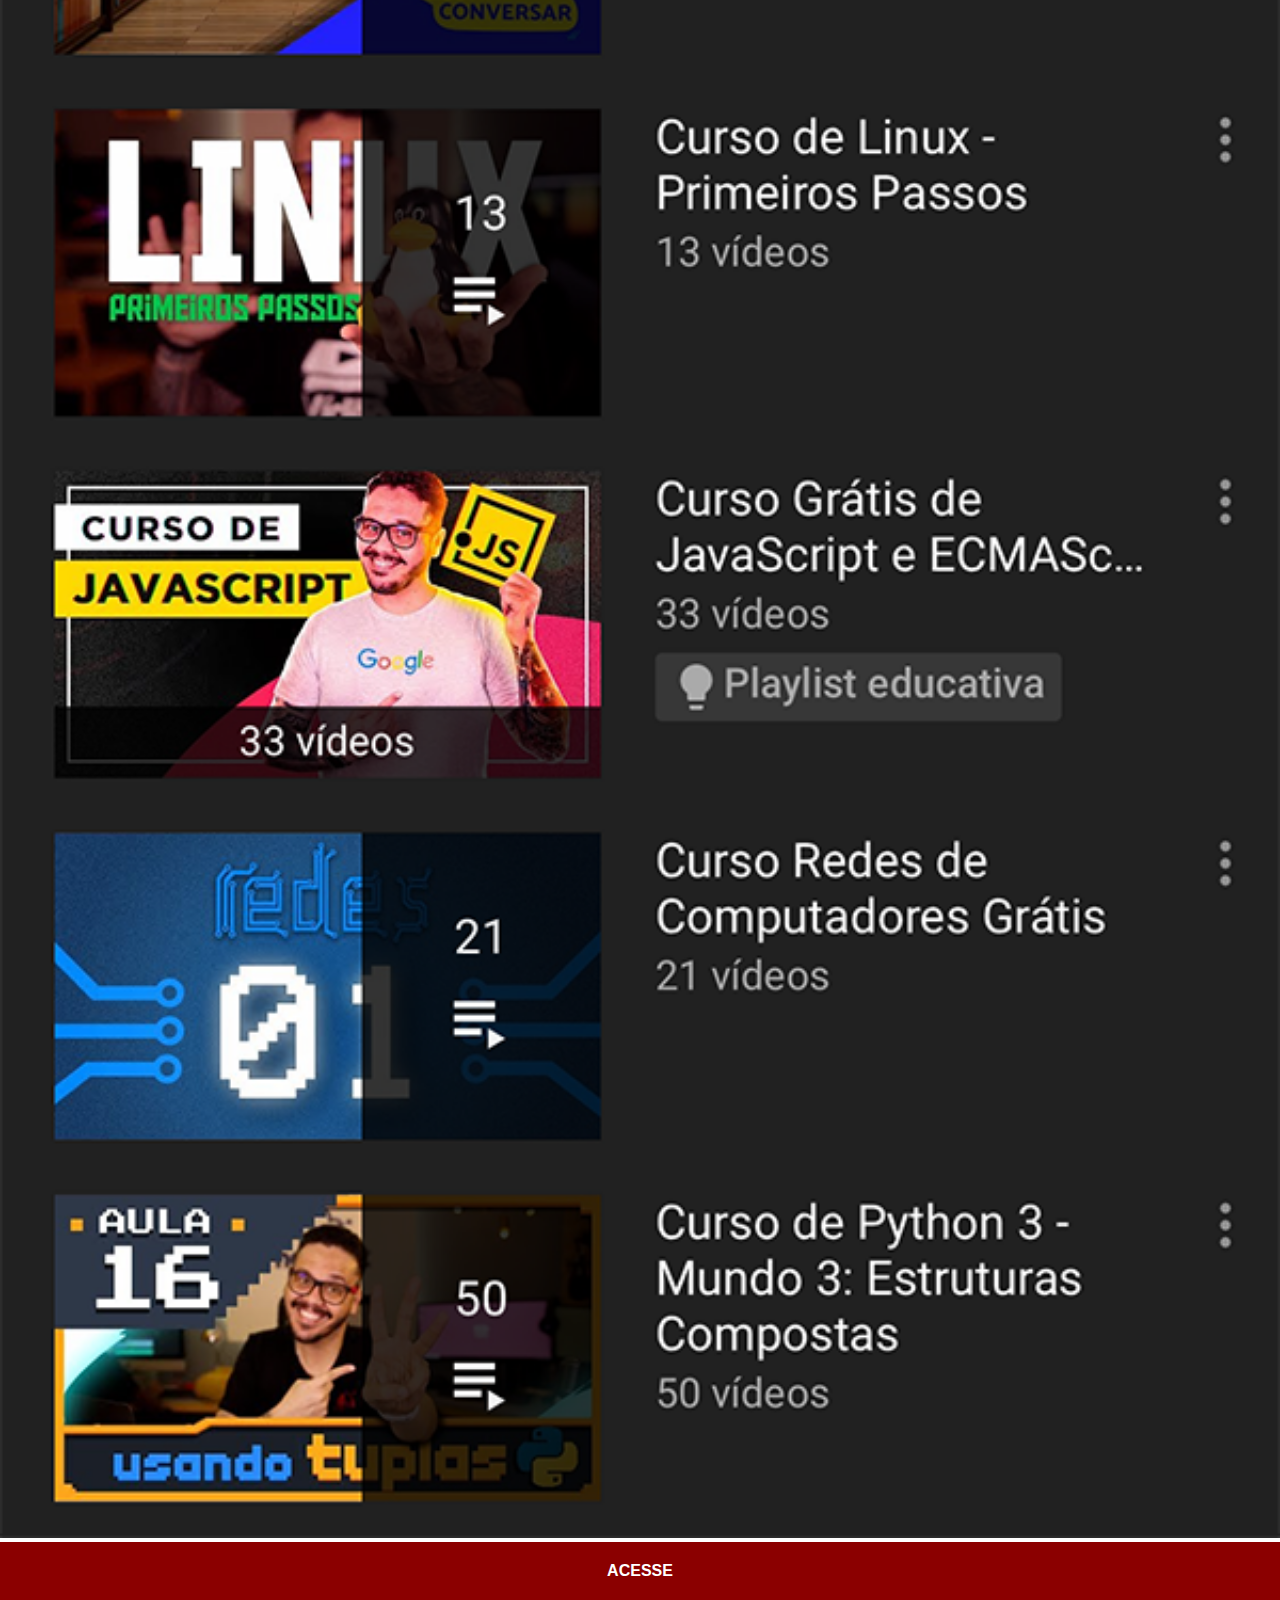
<file: youtube.html>
<!DOCTYPE html>
<html lang="pt-br">
<head>
    <meta charset="UTF-8">
    <meta name="viewport" content="width=device-width, initial-scale=1.0">
    <title>Youtube</title>
    <link rel="stylesheet" href="estilos/social.css">
</head>
<body>
    <img src="imagens/tela-youtube.png" alt="Youtube">
    <a href="https://www.youtube.com/c/CursoemV%C3%ADdeo" target="_blank">ACESSE</a>
</body>
</html>
</file>
<file: estilos/style.css>
@charset "UFC-8";

* {
    margin: 0px;
    padding: 0px;
    font-family: Arial, Helvetica, sans-serif;
}

html, body {
    height: 100vh;
    width: 100vw;
    background-color: black;
}
body {
    background: url("../imagens/fundo-madeira.jpg")no-repeat top center;
    background-size: cover;
    background-attachment: fixed;
}
main {
    position: relative;
    height: 100vh;
}
section#telefone {
    position: absolute;
    top: 50%;
    left: 50%;
    transform: translate(-50%, -50%);

    height: 627px;
    width: 311px;
    background: url(../imagens/frame-iphone.png)no-repeat;
}
iframe#tela {
    position: relative;
    top: 80px;
    left: 22px;
    width: 267px;
    height: 472px;
}
section#redes-sociais > a >img {
    width: 50px;
    margin: 10px;
    border-radius: 50%;
    box-shadow: 2px 2px 5px rgba(0, 0, 0, 0.349);
    box-sizing: border-box;
}
section#redes-sociais img:hover {
    border: 2px solid rgba(255, 255, 255, 0.582);
    transform: translate(-3px, 3px);
    box-shadow: 5px 5px 10px rgba(0, 0, 0, 0.63);
    transition: transform 0.3s; border: 1s;
    ;
}
</file>
<file: estilos/social.css>
@charset "UFC-08";

* {
    margin: 0px;
    padding: 0px;
    font-family: Arial, Helvetica, sans-serif;
}
::-webkit-scrollbar {
    width: 0px;
    height: 0px;
}
img {
    width: 100vw;
}
a {
    display: block;
    background-color: darkred;
    color: white;
    padding: 20px;
    text-align: center;
    font-weight: bolder;
    text-decoration: none;
}
a:hover {
    background-color: red;
    
}
</file>
